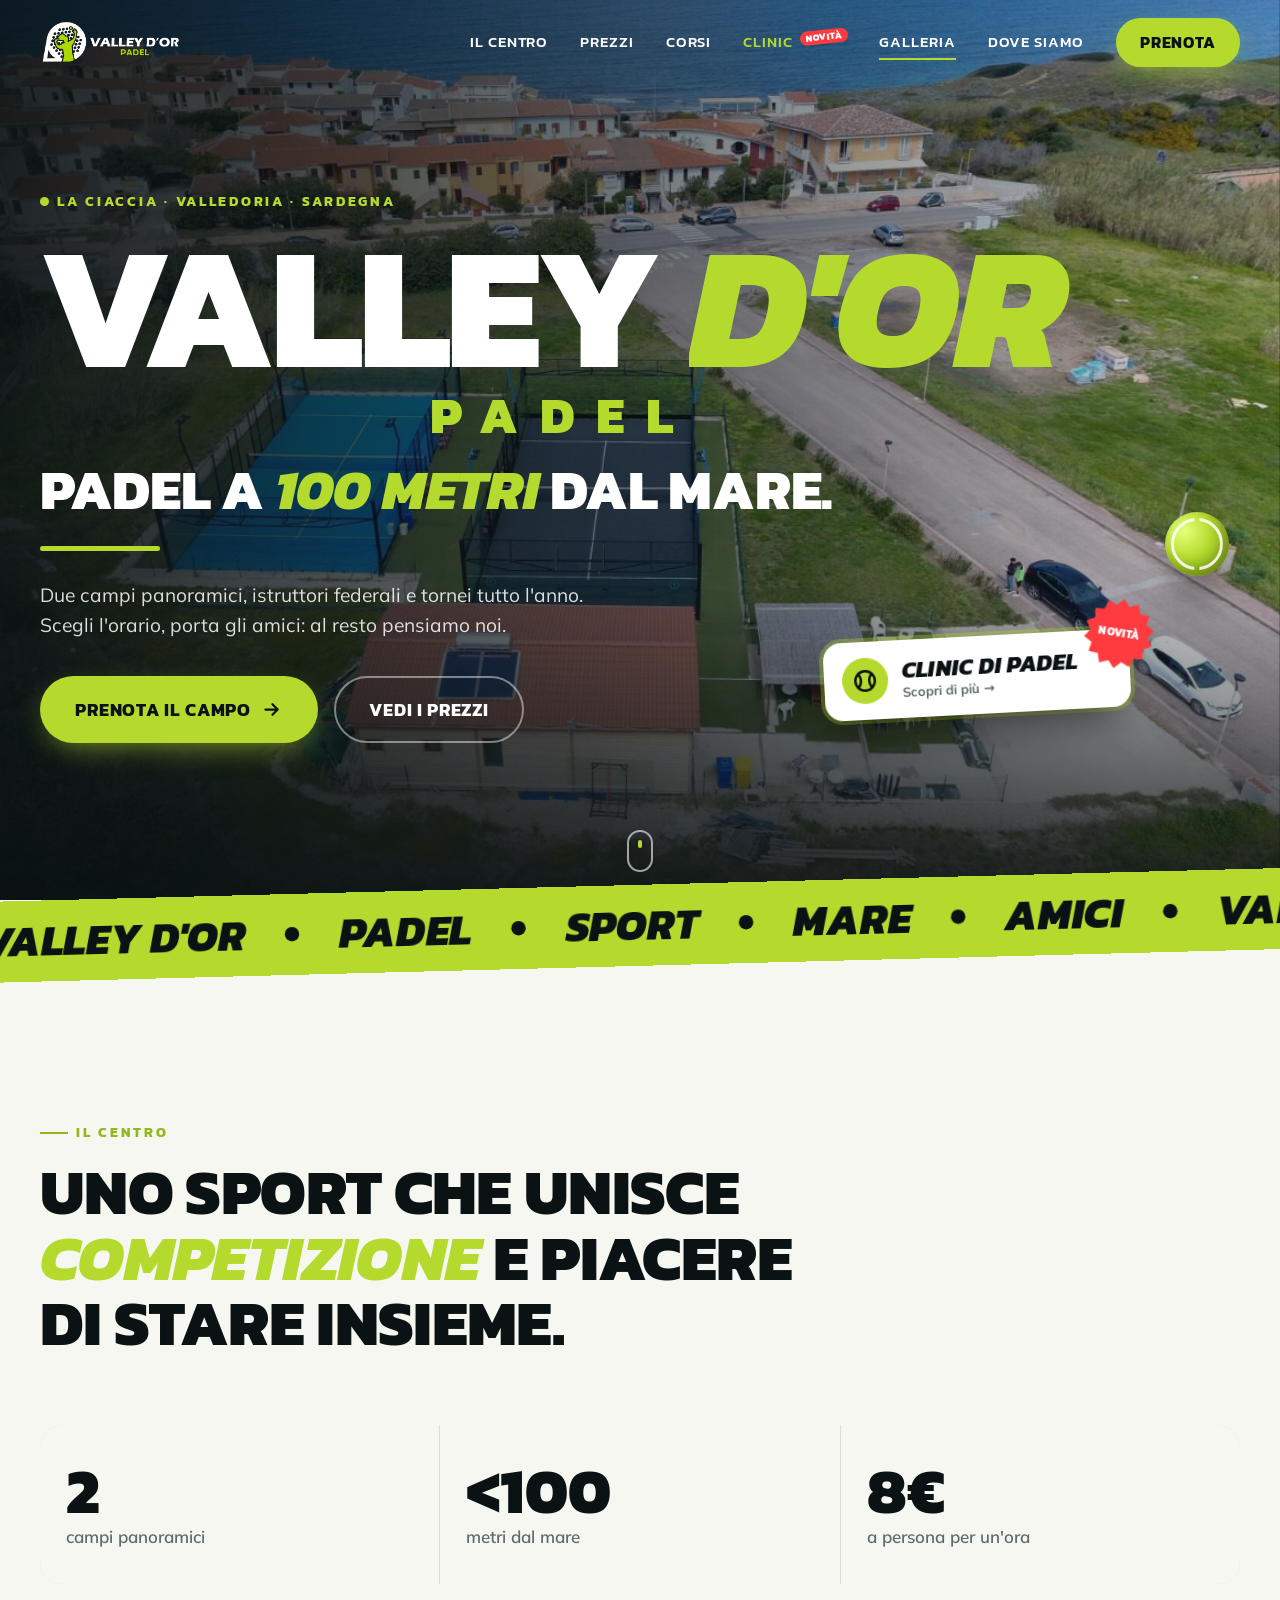
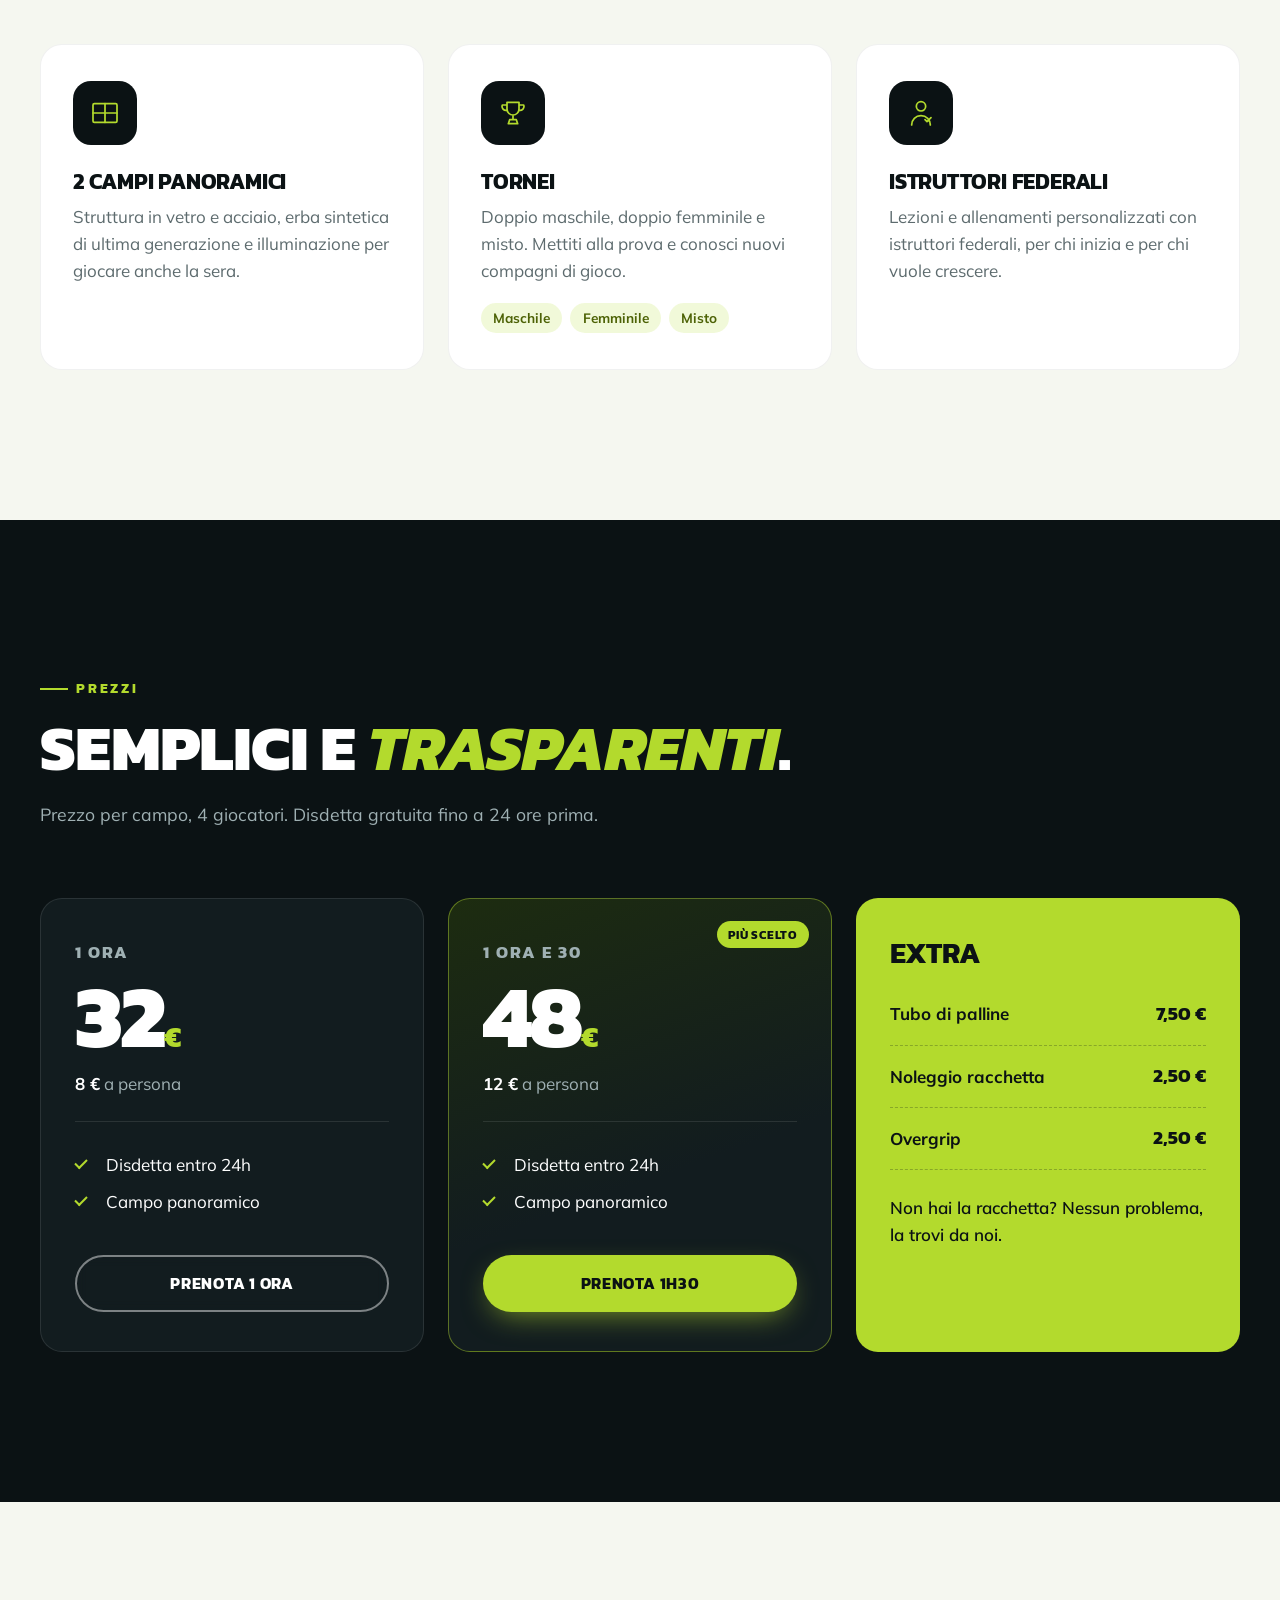
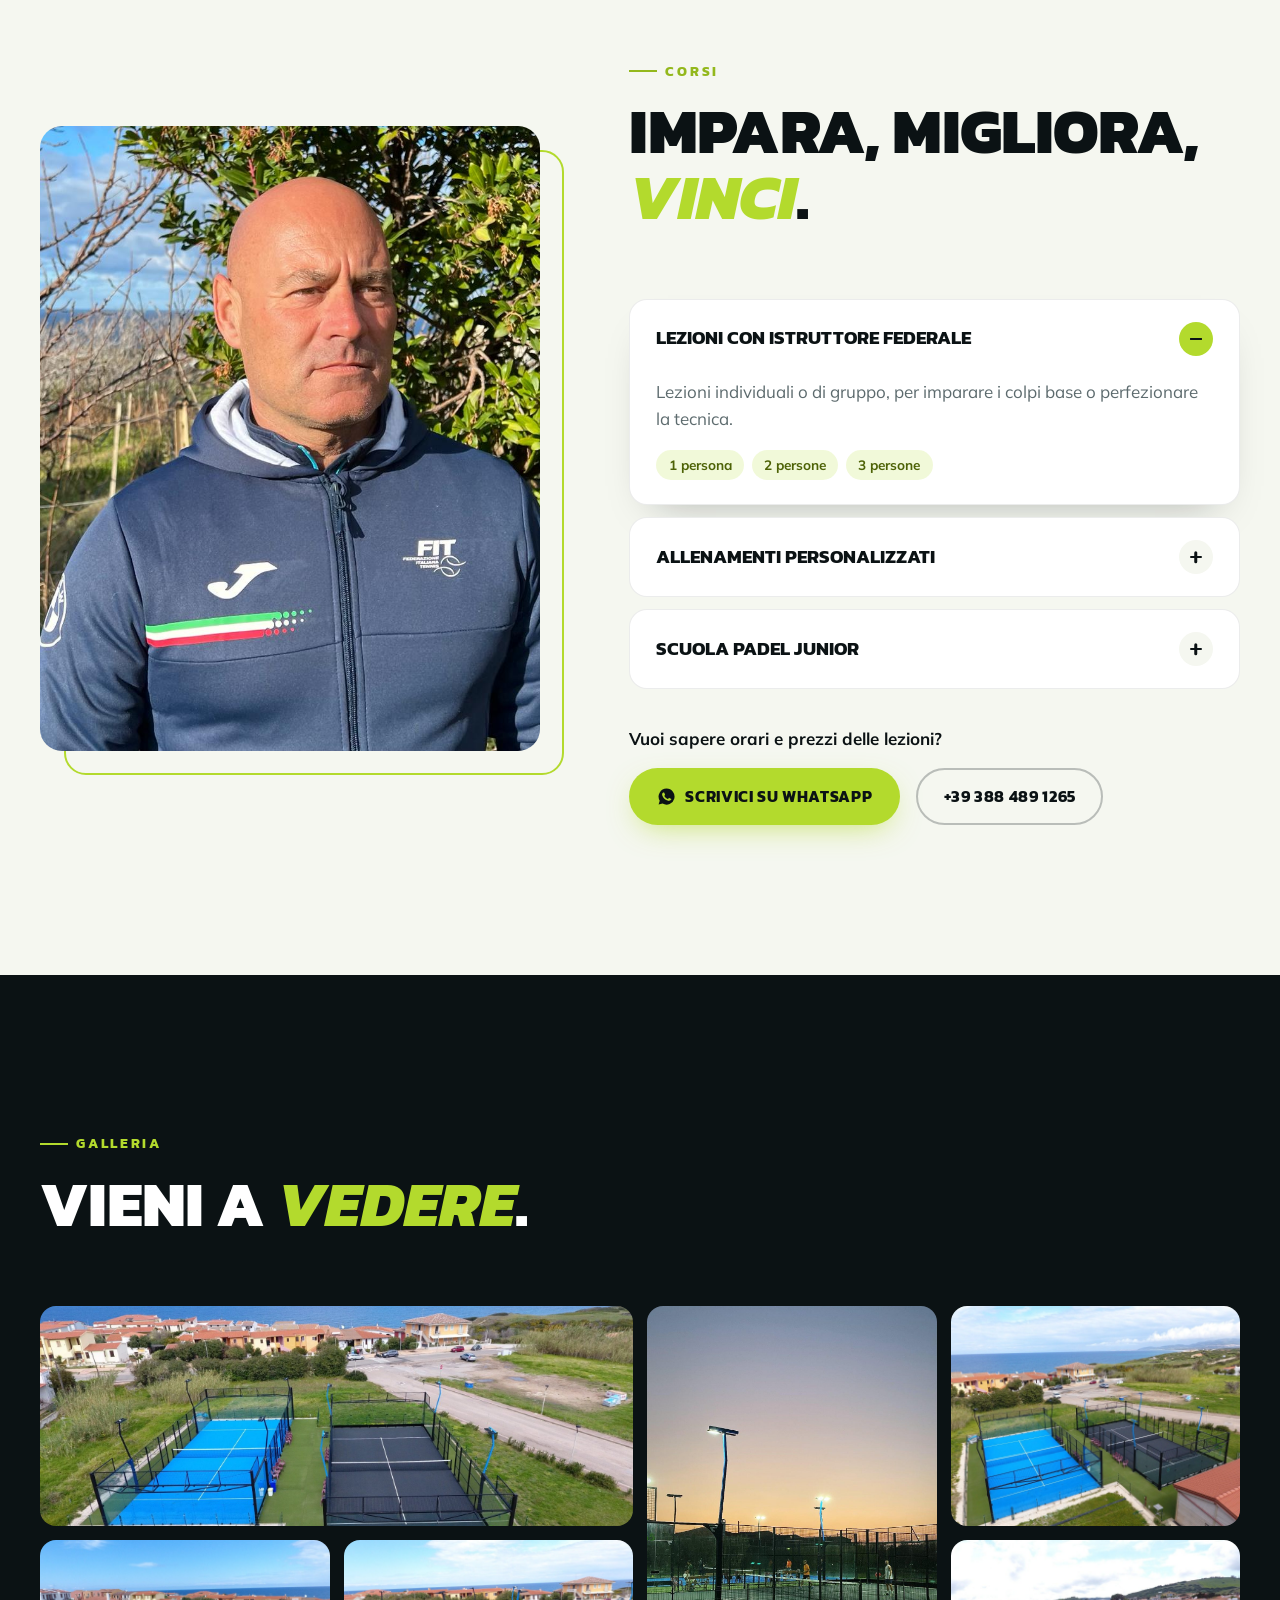
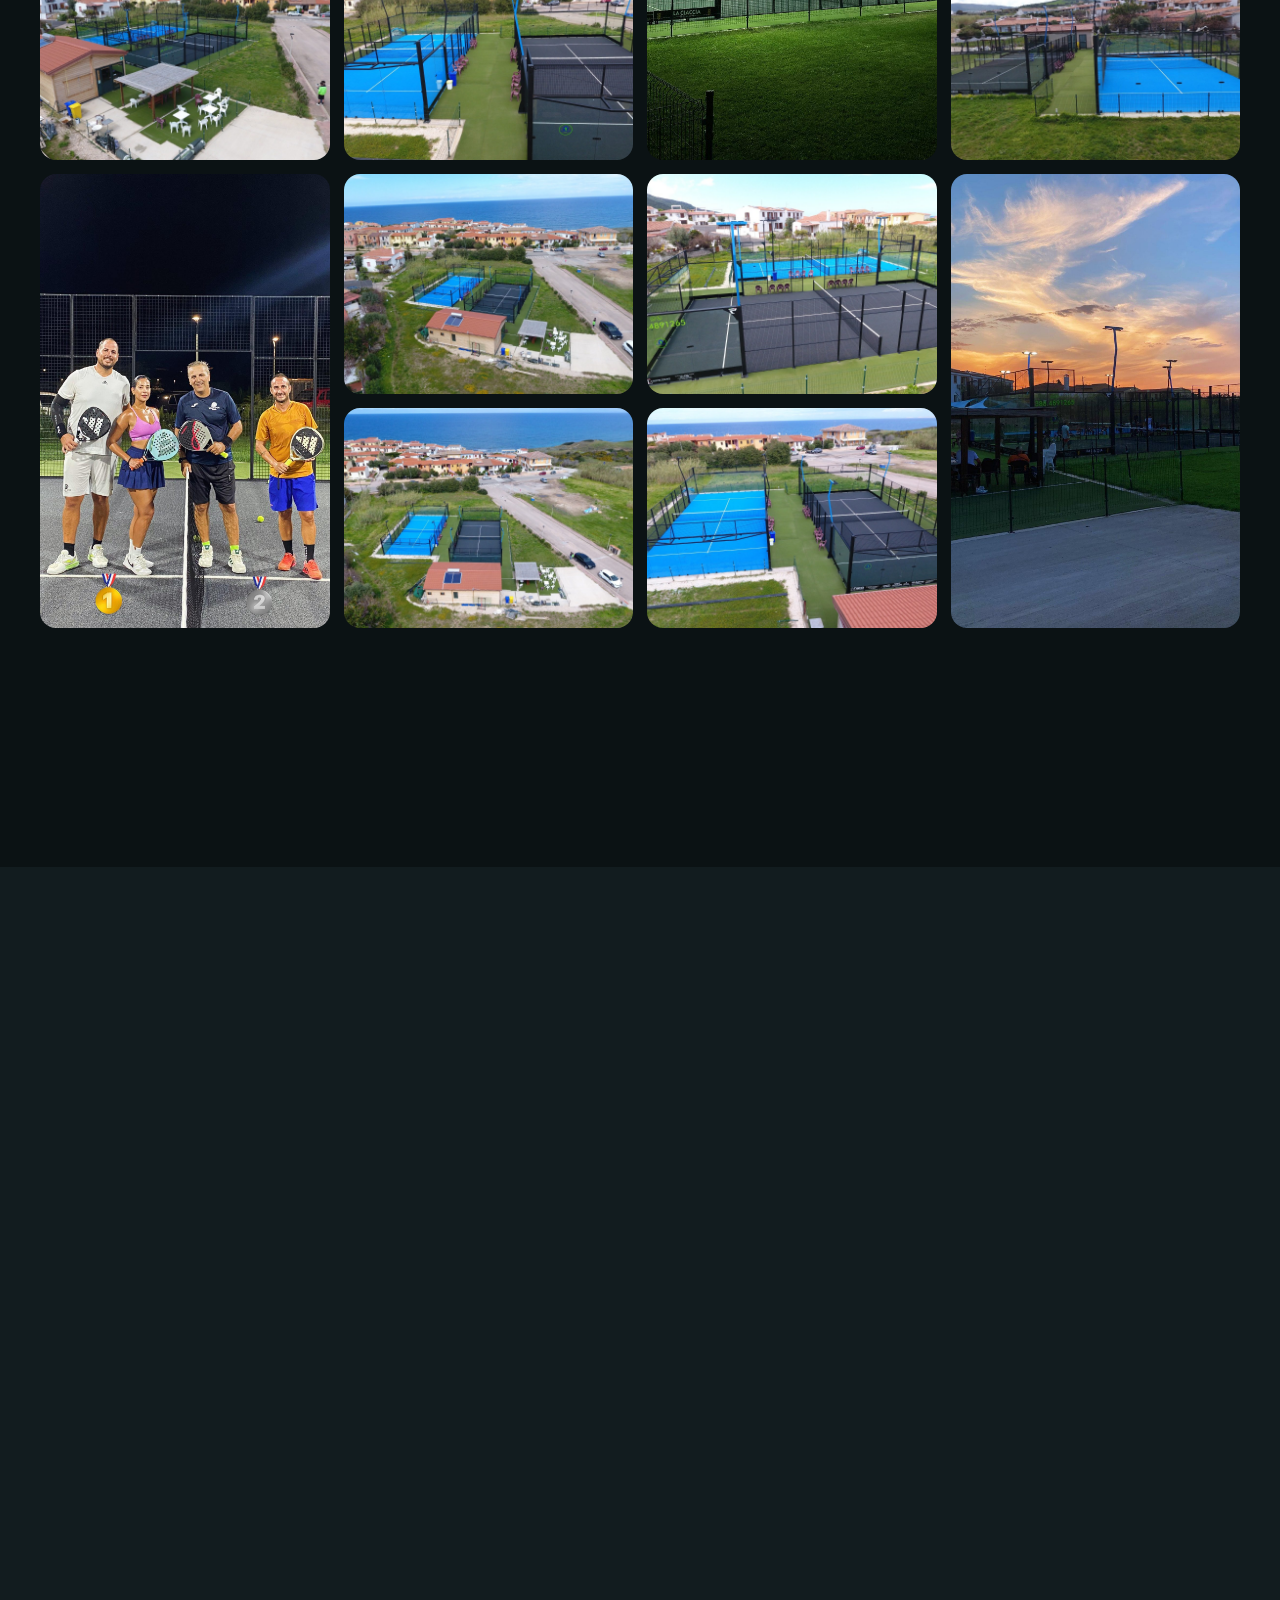
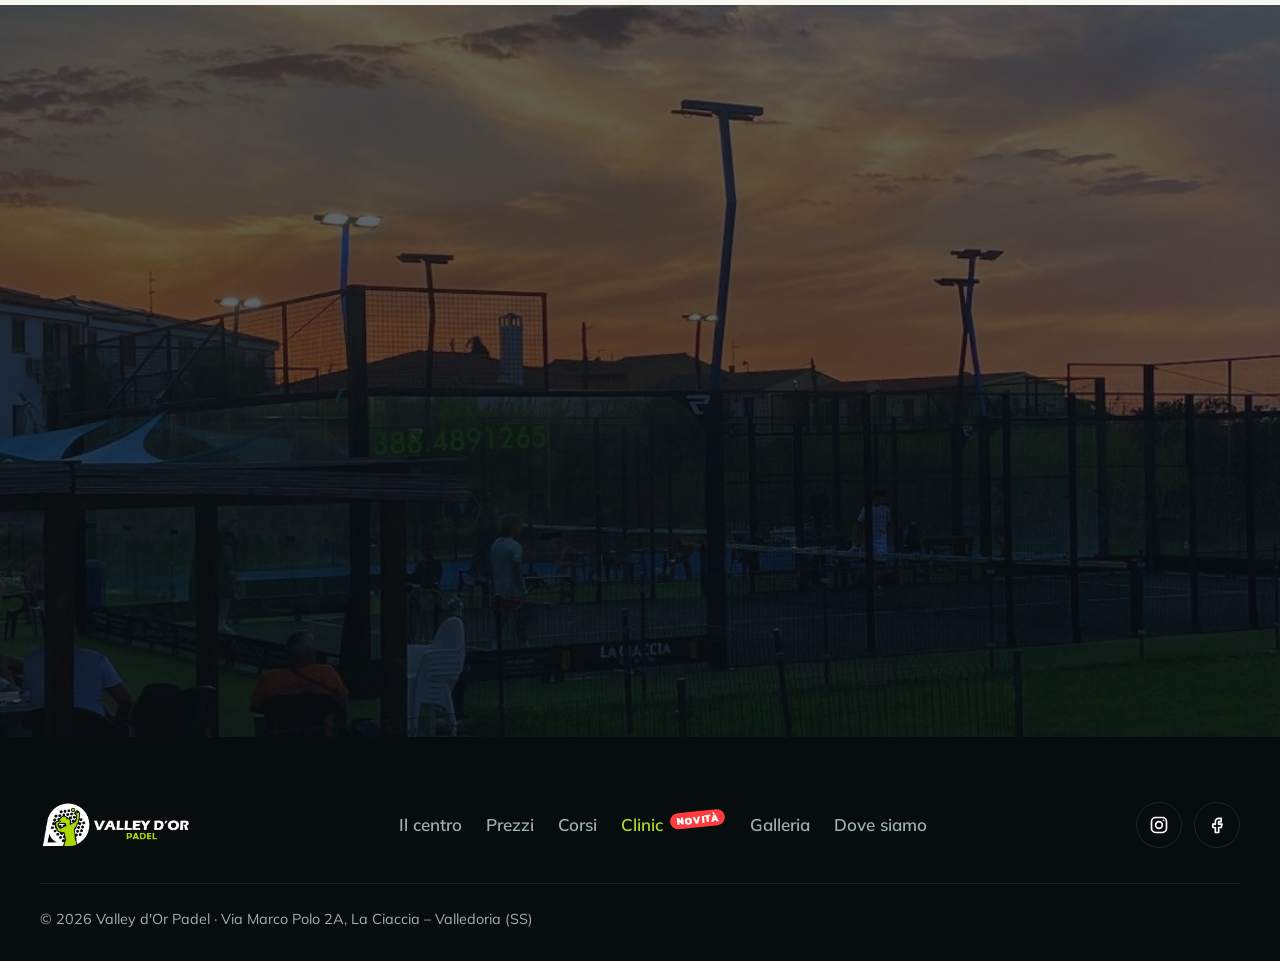
<file: index.html>
<!doctype html>
<html lang="it">
<head>
  <meta charset="utf-8">
  <meta name="viewport" content="width=device-width, initial-scale=1">
  <title>Valley d'Or Padel – Padel a 100 metri dal mare | Valledoria</title>
  <meta name="description" content="Valley d'Or Padel a La Ciaccia, Valledoria (SS): 2 campi panoramici a 100 metri dal mare, corsi con istruttori federali, tornei. Prenota su Playtomic.">
  <meta name="theme-color" content="#0b1214">
  <meta property="og:title" content="Valley d'Or Padel">
  <meta property="og:description" content="2 campi panoramici a 100 metri dal mare. Prenota il tuo campo su Playtomic.">
  <meta property="og:image" content="img/galleria/valleydor-padel-valledoria-vista-aerea-club-mare.jpg">
  <meta property="og:type" content="website">
  <link rel="icon" href="img/favicon.png">
  <link rel="preconnect" href="https://fonts.googleapis.com">
  <link rel="preconnect" href="https://fonts.gstatic.com" crossorigin>
  <link href="https://fonts.googleapis.com/css2?family=Kanit:ital,wght@0,500;0,700;0,800;1,700;1,800&family=Mulish:wght@400;600;700&display=swap" rel="stylesheet">
  <link rel="stylesheet" href="css/style.css">
  <script type="application/ld+json">
  {
    "@context": "https://schema.org",
    "@type": "SportsActivityLocation",
    "name": "Valley d'Or Padel",
    "image": "https://www.valleydor.it/img/galleria/valleydor-padel-valledoria-vista-aerea-club-mare.jpg",
    "telephone": "+393884891265",
    "email": "info@valleydor.it",
    "address": {
      "@type": "PostalAddress",
      "streetAddress": "Via Marco Polo 2A",
      "postalCode": "07039",
      "addressLocality": "La Ciaccia, Valledoria",
      "addressRegion": "SS",
      "addressCountry": "IT"
    },
    "geo": { "@type": "GeoCoordinates", "latitude": 40.9165323, "longitude": 8.7817742 },
    "openingHours": "Mo-Su 08:00-23:00",
    "sameAs": ["https://www.facebook.com/valleydorpadel", "https://www.instagram.com/valleydorpadel/"]
  }
  </script>
</head>
<body>

<!-- ============ HEADER ============ -->
<header class="header" id="top">
  <div class="header__inner wrap">
    <a href="#top" class="header__logo" aria-label="Valley d'Or Padel – torna all'inizio">
      <img src="img/logo.png" alt="Valley d'Or Padel" width="160" height="60">
    </a>
    <nav class="nav" id="nav" aria-label="Menu principale">
      <a href="#centro">Il centro</a>
      <a href="#prezzi">Prezzi</a>
      <a href="#corsi">Corsi</a>
      <a href="#clinic" class="nav__new" data-finestra="clinic" aria-haspopup="dialog">Clinic <span class="nav__bollino">Novità</span></a>
      <a href="#galleria">Galleria</a>
      <a href="#dove">Dove siamo</a>
      <a href="https://playtomic.io/tenant/d0b31b20-5115-4337-ac8f-0f835e87c6d9" class="btn btn--lime nav__cta" target="_blank" rel="noopener">Prenota</a>
    </nav>
    <button class="burger" id="burger" aria-label="Apri il menu" aria-expanded="false" aria-controls="nav">
      <span></span><span></span><span></span>
    </button>
  </div>
</header>

<main>

  <!-- ============ HERO ============ -->
  <section class="hero">
    <div class="hero__bg" data-parallax="0.25">
      <img src="img/galleria/valleydor-padel-valledoria-vista-aerea-club-mare.jpg" alt="Vista aerea del Valley d'Or Padel di Valledoria con il mare sullo sfondo">
    </div>
    <div class="hero__shade"></div>

    <div class="hero__content wrap">
      <p class="eyebrow hero__eyebrow"><span class="dot"></span> La Ciaccia · Valledoria · Sardegna</p>
      <h1 class="hero__title">
        <span class="hero__brand">
        <span class="hero__name">
          <span class="sr-only">Valley d'Or</span>
          <span class="w" aria-hidden="true"><span class="ch" style="--i:0;--k:-0.135em">V</span><span class="ch" style="--i:1">a</span><span class="ch" style="--i:2">l</span><span class="ch" style="--i:3">l</span><span class="ch" style="--i:4">e</span><span class="ch" style="--i:5">y</span></span>
          <span class="w w--or" aria-hidden="true"><span class="ch" style="--i:6">d</span><span class="ch" style="--i:7">'</span><span class="ch" style="--i:8">O</span><span class="ch" style="--i:9">r</span></span>
        </span>
        <span class="hero__padel">Padel</span>
        </span>
        <span class="hero__tag"><span class="line"><span>Padel a <em>100 metri</em> dal mare.</span></span></span>
      </h1>
      <p class="hero__lead">Due campi panoramici, istruttori federali e tornei tutto l'anno. Scegli l'orario, porta gli amici: al resto pensiamo noi.</p>
      <div class="hero__actions">
        <a href="https://playtomic.io/tenant/d0b31b20-5115-4337-ac8f-0f835e87c6d9" class="btn btn--lime btn--big" target="_blank" rel="noopener">
          Prenota il campo
          <svg viewBox="0 0 24 24" aria-hidden="true"><path d="M5 12h14M13 6l6 6-6 6"/></svg>
        </a>
        <a href="#prezzi" class="btn btn--ghost btn--big">Vedi i prezzi</a>
      </div>

      <a href="https://wa.me/393884891265?text=Ciao%2C%20vorrei%20informazioni%20su%3A%20Clinic%20di%20padel" class="promo" target="_blank" rel="noopener" data-finestra="clinic" aria-haspopup="dialog">
        <span class="promo__tag"><span>Novità</span></span>
        <span class="promo__icon" aria-hidden="true">
          <svg viewBox="0 0 24 24"><circle cx="12" cy="12" r="9" /><path d="M5.6 5.7c3.4 3.2 3.4 9.4 0 12.6M18.4 5.7c-3.4 3.2-3.4 9.4 0 12.6" /></svg>
        </span>
        <span class="promo__txt">
          <strong>Clinic di padel</strong>
          <small>Scopri di più →</small>
        </span>
      </a>
    </div>

    <div class="ball" aria-hidden="true"></div>

    <a href="#centro" class="scroll-hint" aria-label="Scorri verso il basso"><span></span></a>
  </section>

  <!-- ============ MARQUEE ============ -->
  <div class="marquee" aria-hidden="true">
    <div class="marquee__track">
      <span>Valley d'Or</span><i></i><span>Padel</span><i></i><span>Sport</span><i></i><span>Mare</span><i></i><span>Amici</span><i></i>
      <span>Valley d'Or</span><i></i><span>Padel</span><i></i><span>Sport</span><i></i><span>Mare</span><i></i><span>Amici</span><i></i>
    </div>
  </div>

  <!-- ============ IL CENTRO ============ -->
  <section class="section" id="centro">
    <div class="wrap">
      <div class="section__head reveal">
        <p class="eyebrow">Il centro</p>
        <h2>Uno sport che unisce <em>competizione</em> e piacere di stare insieme.</h2>
      </div>

      <div class="stats">
        <div class="stat reveal"><strong data-count="2">0</strong><span>campi panoramici</span></div>
        <div class="stat reveal"><strong data-count="100" data-prefix="&lt;">0</strong><span>metri dal mare</span></div>
        <div class="stat reveal"><strong data-count="8" data-suffix="€">0</strong><span>a persona per un'ora</span></div>
      </div>

      <div class="features">
        <article class="feature reveal">
          <div class="feature__icon">
            <svg viewBox="0 0 48 48" aria-hidden="true"><rect x="6" y="10" width="36" height="28" rx="2"/><path d="M24 10v28M6 24h36"/></svg>
          </div>
          <h3>2 campi panoramici</h3>
          <p>Struttura in vetro e acciaio, erba sintetica di ultima generazione e illuminazione per giocare anche la sera.</p>
        </article>
        <article class="feature reveal">
          <div class="feature__icon">
            <svg viewBox="0 0 48 48" aria-hidden="true"><path d="M15 8h18v10a9 9 0 0 1-18 0zM15 12H8a6 6 0 0 0 7 8M33 12h7a6 6 0 0 1-7 8M24 27v7M17 40h14l-2-6H19z"/></svg>
          </div>
          <h3>Tornei</h3>
          <p>Doppio maschile, doppio femminile e misto. Mettiti alla prova e conosci nuovi compagni di gioco.</p>
          <ul class="tags"><li>Maschile</li><li>Femminile</li><li>Misto</li></ul>
        </article>
        <article class="feature reveal">
          <div class="feature__icon">
            <svg viewBox="0 0 48 48" aria-hidden="true"><circle cx="24" cy="14" r="7"/><path d="M10 42c0-8 6-14 14-14s14 6 14 14M30 34l3 3 6-6"/></svg>
          </div>
          <h3>Istruttori federali</h3>
          <p>Lezioni e allenamenti personalizzati con istruttori federali, per chi inizia e per chi vuole crescere.</p>
        </article>
      </div>
    </div>
  </section>

  <!-- ============ PREZZI ============ -->
  <section class="section section--dark" id="prezzi">
    <div class="wrap">
      <div class="section__head reveal">
        <p class="eyebrow">Prezzi</p>
        <h2>Semplici e <em>trasparenti</em>.</h2>
        <p class="section__sub">Prezzo per campo, 4 giocatori. Disdetta gratuita fino a 24 ore prima.</p>
      </div>

      <div class="prices">
        <article class="price reveal" data-tilt>
          <p class="price__time">1 ora</p>
          <p class="price__amount"><span>32</span>€</p>
          <p class="price__per"><strong>8 €</strong> a persona</p>
          <ul class="price__list">
            <li>Disdetta entro 24h</li>
            <li>Campo panoramico</li>
          </ul>
          <a href="https://playtomic.io/tenant/d0b31b20-5115-4337-ac8f-0f835e87c6d9" class="btn btn--ghost" target="_blank" rel="noopener">Prenota 1 ora</a>
        </article>

        <article class="price price--hot reveal" data-tilt>
          <span class="price__badge">Più scelto</span>
          <p class="price__time">1 ora e 30</p>
          <p class="price__amount"><span>48</span>€</p>
          <p class="price__per"><strong>12 €</strong> a persona</p>
          <ul class="price__list">
            <li>Disdetta entro 24h</li>
            <li>Campo panoramico</li>
          </ul>
          <a href="https://playtomic.io/tenant/d0b31b20-5115-4337-ac8f-0f835e87c6d9" class="btn btn--lime" target="_blank" rel="noopener">Prenota 1h30</a>
        </article>

        <div class="extras reveal">
          <h3>Extra</h3>
          <ul>
            <li><span>Tubo di palline</span><b>7,50 €</b></li>
            <li><span>Noleggio racchetta</span><b>2,50 €</b></li>
            <li><span>Overgrip</span><b>2,50 €</b></li>
          </ul>
          <p class="extras__note">Non hai la racchetta? Nessun problema, la trovi da noi.</p>
        </div>
      </div>
    </div>
  </section>

  <!-- ============ CORSI ============ -->
  <section class="section" id="corsi">
    <div class="wrap corsi">
      <div class="corsi__media reveal">
        <img src="img/corsi.jpg" alt="Istruttore federale Valley d'Or" loading="lazy">
      </div>

      <div class="corsi__body">
        <div class="section__head reveal">
          <p class="eyebrow">Corsi</p>
          <h2>Impara, migliora, <em>vinci</em>.</h2>
        </div>

        <div class="accordion">
          <details class="acc reveal" open>
            <summary><span>Lezioni con istruttore federale</span><i></i></summary>
            <div class="acc__body">
              <p>Lezioni individuali o di gruppo, per imparare i colpi base o perfezionare la tecnica.</p>
              <ul class="tags"><li>1 persona</li><li>2 persone</li><li>3 persone</li></ul>
            </div>
          </details>
          <details class="acc reveal">
            <summary><span>Allenamenti personalizzati</span><i></i></summary>
            <div class="acc__body">
              <p>Programmi su misura per atleti singoli o coppie che preparano tornei e competizioni.</p>
              <ul class="tags"><li>1 persona</li><li>2 persone</li></ul>
            </div>
          </details>
          <details class="acc reveal">
            <summary><span>Scuola padel junior</span><i></i></summary>
            <div class="acc__body">
              <p>Il padel per i più giovani: otto lezioni al mese con istruttore federale.</p>
              <p class="acc__price"><b>100 €</b> / mese · 8 lezioni</p>
            </div>
          </details>
        </div>

        <div class="corsi__cta reveal">
          <p>Vuoi sapere orari e prezzi delle lezioni?</p>
          <div class="hero__actions">
            <a href="https://wa.me/393884891265?text=Ciao%2C%20vorrei%20informazioni%20sui%20corsi%20di%20padel" class="btn btn--lime" target="_blank" rel="noopener">
              <svg viewBox="0 0 24 24" aria-hidden="true" class="ico-fill"><path d="M12 2a10 10 0 0 0-8.6 15.1L2 22l5-1.3A10 10 0 1 0 12 2zm5.3 14.1c-.2.6-1.3 1.2-1.8 1.2-.5.1-1 .2-3.3-.7-2.8-1.1-4.5-4-4.7-4.2-.1-.2-1.1-1.5-1.1-2.9s.7-2 1-2.3c.2-.3.5-.3.7-.3h.5c.2 0 .4 0 .6.5l.8 2c.1.2.1.3 0 .5l-.3.5-.4.4c-.1.2-.3.3-.1.6.2.3.8 1.3 1.7 2.1 1.1 1 2.1 1.3 2.4 1.5.3.1.5.1.6-.1l.9-1.1c.2-.3.4-.2.6-.1l1.9.9c.3.1.5.2.5.3.1.2.1.7-.1 1.2z"/></svg>
              Scrivici su WhatsApp
            </a>
            <a href="tel:+393884891265" class="btn btn--ghost-dark">+39 388 489 1265</a>
          </div>
        </div>
      </div>
    </div>
  </section>

  <!-- ============ GALLERIA ============ -->
  <section class="section section--dark" id="galleria">
    <div class="wrap">
      <div class="section__head reveal">
        <p class="eyebrow">Galleria</p>
        <h2>Vieni a <em>vedere</em>.</h2>
      </div>

      <div class="gallery">
																				<a href="img/galleria/valleydor-padel-valledoria-campi-padel-sardegna-mare.jpg" class="gallery__item gallery__item--wide reveal" data-tipo="foto" data-alt="Due campi da padel affiancati con vista sul mare della Sardegna a Valledoria">
															<img src="img/galleria/valleydor-padel-valledoria-campi-padel-sardegna-mare.jpg" alt="Due campi da padel affiancati con vista sul mare della Sardegna a Valledoria" loading="lazy">
													</a>
																									<a href="img/galleria/valleydor-padel-valledoria-campi-illuminati-tramonto.jpg" class="gallery__item gallery__item--tall reveal" data-tipo="foto" data-alt="Campi da padel illuminati al tramonto al Valley d&#039;Or Padel di Valledoria">
															<img src="img/galleria/valleydor-padel-valledoria-campi-illuminati-tramonto.jpg" alt="Campi da padel illuminati al tramonto al Valley d&#039;Or Padel di Valledoria" loading="lazy">
													</a>
																									<a href="img/galleria/valleydor-padel-valledoria-campo-padel-blu-vista-mare.jpg" class="gallery__item  reveal" data-tipo="foto" data-alt="Campo da padel blu con vista mare al Valley d&#039;Or Padel di Valledoria, Sardegna">
															<img src="img/galleria/valleydor-padel-valledoria-campo-padel-blu-vista-mare.jpg" alt="Campo da padel blu con vista mare al Valley d&#039;Or Padel di Valledoria, Sardegna" loading="lazy">
													</a>
																									<a href="img/galleria/valleydor-padel-valledoria-club-house-dehors.jpg" class="gallery__item  reveal" data-tipo="foto" data-alt="Club house con dehors all&#039;aperto e campi da padel del Valley d&#039;Or Padel, Valledoria">
															<img src="img/galleria/valleydor-padel-valledoria-club-house-dehors.jpg" alt="Club house con dehors all&#039;aperto e campi da padel del Valley d&#039;Or Padel, Valledoria" loading="lazy">
													</a>
																									<a href="img/galleria/valleydor-padel-valledoria-due-campi-padel-panoramici.jpg" class="gallery__item  reveal" data-tipo="foto" data-alt="Due campi da padel panoramici con vetrate al Valley d&#039;Or Padel, Valledoria">
															<img src="img/galleria/valleydor-padel-valledoria-due-campi-padel-panoramici.jpg" alt="Due campi da padel panoramici con vetrate al Valley d&#039;Or Padel, Valledoria" loading="lazy">
													</a>
																									<a href="img/galleria/valleydor-padel-valledoria-campo-blu-campo-nero.jpg" class="gallery__item  reveal" data-tipo="foto" data-alt="Campo da padel blu e campo nero affiancati al Valley d&#039;Or Padel di Valledoria">
															<img src="img/galleria/valleydor-padel-valledoria-campo-blu-campo-nero.jpg" alt="Campo da padel blu e campo nero affiancati al Valley d&#039;Or Padel di Valledoria" loading="lazy">
													</a>
																									<a href="img/galleria/valleydor-padel-valledoria-torneo-premiazione-doppio-misto.jpg" class="gallery__item gallery__item--tall reveal" data-tipo="foto" data-alt="Premiazione del torneo di padel doppio misto al Valley d&#039;Or Padel di Valledoria">
															<img src="img/galleria/valleydor-padel-valledoria-torneo-premiazione-doppio-misto.jpg" alt="Premiazione del torneo di padel doppio misto al Valley d&#039;Or Padel di Valledoria" loading="lazy">
													</a>
																									<a href="img/galleria/valleydor-padel-valledoria-panoramica-club-sul-mare.jpg" class="gallery__item  reveal" data-tipo="foto" data-alt="Panoramica del circolo Valley d&#039;Or Padel di Valledoria affacciato sul mare">
															<img src="img/galleria/valleydor-padel-valledoria-panoramica-club-sul-mare.jpg" alt="Panoramica del circolo Valley d&#039;Or Padel di Valledoria affacciato sul mare" loading="lazy">
													</a>
																									<a href="img/galleria/valleydor-padel-valledoria-campo-padel-nero.jpg" class="gallery__item  reveal" data-tipo="foto" data-alt="Campo da padel nero in primo piano e campo blu sullo sfondo, Valley d&#039;Or Padel Valledoria">
															<img src="img/galleria/valleydor-padel-valledoria-campo-padel-nero.jpg" alt="Campo da padel nero in primo piano e campo blu sullo sfondo, Valley d&#039;Or Padel Valledoria" loading="lazy">
													</a>
																									<a href="img/galleria/valleydor-padel-valledoria-tramonto-sardegna.jpg" class="gallery__item gallery__item--tall reveal" data-tipo="foto" data-alt="Tramonto sui campi da padel del Valley d&#039;Or Padel a Valledoria, Sardegna">
															<img src="img/galleria/valleydor-padel-valledoria-tramonto-sardegna.jpg" alt="Tramonto sui campi da padel del Valley d&#039;Or Padel a Valledoria, Sardegna" loading="lazy">
													</a>
																									<a href="img/galleria/valleydor-padel-valledoria-vista-aerea-club-mare.jpg" class="gallery__item  reveal" data-tipo="foto" data-alt="Vista aerea del Valley d&#039;Or Padel di Valledoria con il mare sullo sfondo">
															<img src="img/galleria/valleydor-padel-valledoria-vista-aerea-club-mare.jpg" alt="Vista aerea del Valley d&#039;Or Padel di Valledoria con il mare sullo sfondo" loading="lazy">
													</a>
																									<a href="img/galleria/valleydor-padel-valledoria-campi-padel-vista-aerea.jpg" class="gallery__item  reveal" data-tipo="foto" data-alt="Vista aerea dei due campi da padel del Valley d&#039;Or Padel a Valledoria, con il paese sullo sfondo">
															<img src="img/galleria/valleydor-padel-valledoria-campi-padel-vista-aerea.jpg" alt="Vista aerea dei due campi da padel del Valley d&#039;Or Padel a Valledoria, con il paese sullo sfondo" loading="lazy">
													</a>
																									<a href="img/galleria/valleydor-padel-valledoria-torneo-premiazione-doppio-maschile.jpg" class="gallery__item gallery__item--extra" data-tipo="foto" data-alt="Premiazione del torneo di padel doppio maschile al Valley d&#039;Or Padel di Valledoria" hidden></a>
																									<a href="img/galleria/valleydor-padel-valledoria-campi-e-club-house.jpg" class="gallery__item gallery__item--extra" data-tipo="foto" data-alt="Campi da padel e club house del Valley d&#039;Or Padel a Valledoria, Sardegna" hidden></a>
																									<a href="img/galleria/valleydor-padel-valledoria-campi-padel-vicino-al-mare.jpg" class="gallery__item gallery__item--extra" data-tipo="foto" data-alt="Campi da padel immersi nel verde con il mare all&#039;orizzonte a Valledoria" hidden></a>
																									<a href="img/galleria/valleydor-padel-valledoria-campi-padel-dall-alto.jpg" class="gallery__item gallery__item--extra" data-tipo="foto" data-alt="Campi da padel nero e blu ripresi dall&#039;alto al Valley d&#039;Or Padel di Valledoria" hidden></a>
																									<a href="img/galleria/valleydor-padel-valledoria-campi-padel-foto-drone.jpg" class="gallery__item gallery__item--extra" data-tipo="foto" data-alt="Foto con drone dall&#039;alto dei campi da padel e della club house a Valledoria" hidden></a>
																									<a href="img/galleria/valleydor-padel-valledoria-campo-padel-e-club-house.jpg" class="gallery__item gallery__item--extra" data-tipo="foto" data-alt="Club house e campo da padel nero del Valley d&#039;Or Padel a Valledoria" hidden></a>
																									<a href="img/galleria/valleydor-padel-valledoria-campi-padel-all-aperto.jpg" class="gallery__item gallery__item--extra" data-tipo="foto" data-alt="Due campi da padel all&#039;aperto del Valley d&#039;Or Padel a Valledoria" hidden></a>
																									<a href="img/notte-2.jpg" class="gallery__item gallery__item--extra" data-tipo="foto" data-alt="I campi del Valley d&#039;Or visti dal drone" hidden></a>
																									<a href="img/campo-1.jpg" class="gallery__item gallery__item--extra" data-tipo="foto" data-alt="Partita al tramonto" hidden></a>
																									<a href="img/torneo-1.jpg" class="gallery__item gallery__item--extra" data-tipo="foto" data-alt="Campo panoramico in vetro del Valley d&#039;Or" hidden></a>
																									<a href="img/torneo-2.jpg" class="gallery__item gallery__item--extra" data-tipo="foto" data-alt="Il centro Valley d&#039;Or" hidden></a>
																									<a href="img/foto-6.jpg" class="gallery__item gallery__item--extra" data-tipo="foto" data-alt="Il centro Valley d&#039;Or" hidden></a>
																									<a href="img/campo-2.jpg" class="gallery__item gallery__item--extra" data-tipo="foto" data-alt="Il centro Valley d&#039;Or" hidden></a>
																									<a href="img/foto-3.jpg" class="gallery__item gallery__item--extra" data-tipo="foto" data-alt="Il centro Valley d&#039;Or" hidden></a>
																									<a href="img/foto-4.jpg" class="gallery__item gallery__item--extra" data-tipo="foto" data-alt="Il centro Valley d&#039;Or" hidden></a>
																									<a href="img/foto-5.jpg" class="gallery__item gallery__item--extra" data-tipo="foto" data-alt="Vista aerea del centro e del mare" hidden></a>
												</div>

											<p class="gallery__more reveal">
					<button type="button" class="btn btn--ghost-dark" data-open-gallery="12">Vedi tutte: 28 foto</button>
				</p>    </div>
  </section>

  <!-- ============ SPONSOR ============ -->
  <section class="sponsors" id="sponsor" aria-labelledby="sponsor-title">
		<div class="wrap">
			<div class="section__head section__head--center reveal">
				<p class="eyebrow eyebrow--center">I nostri sponsor</p>
				<h2 id="sponsor-title">Grazie a chi <em>gioca</em> con noi.</h2>
			</div>
			<ul class="sponsors__list">
														<li class="sponsor reveal">
													<img src="img/sponsor-5.jpg" alt="CL Costruzioni" loading="lazy">
											</li>
														<li class="sponsor reveal">
													<img src="img/sponsor-6.jpg" alt="Homes in Sardinia – vendite immobiliari" loading="lazy">
											</li>
														<li class="sponsor reveal">
													<img src="img/sponsor-7.jpg" alt="Gomme &amp; Service – Centro revisioni Pala" loading="lazy">
											</li>
														<li class="sponsor reveal">
													<img src="img/sponsor-9.jpg" alt="Tenda System – living outdoor design" loading="lazy">
											</li>
														<li class="sponsor reveal">
													<img src="img/sponsor-11.jpg" alt="Ital Home – gruppo agenzie immobiliari" loading="lazy">
											</li>
														<li class="sponsor reveal">
													<img src="img/sponsor-12.jpg" alt="HB Agency – advertising solution" loading="lazy">
											</li>
							</ul>
		</div>
	</section>

  <!-- ============ DOVE SIAMO ============ -->
  <section class="section" id="dove">
    <div class="wrap dove">
      <div class="dove__info">
        <div class="section__head reveal">
          <p class="eyebrow">Dove siamo</p>
          <h2>Ti aspettiamo a <em>La Ciaccia</em>.</h2>
        </div>

        <ul class="contacts reveal">
          <li>
            <svg viewBox="0 0 24 24" aria-hidden="true"><path d="M12 22s7-6.2 7-12a7 7 0 0 0-14 0c0 5.8 7 12 7 12z"/><circle cx="12" cy="10" r="2.5"/></svg>
            <div><small>Indirizzo</small>Via Marco Polo 2A, 07039 La Ciaccia – Valledoria (SS)</div>
          </li>
          <li>
            <svg viewBox="0 0 24 24" aria-hidden="true"><circle cx="12" cy="12" r="9"/><path d="M12 7v5l3 2"/></svg>
            <div><small>Orari</small>Tutti i giorni, dalle 8:00 alle 23:00</div>
          </li>
          <li>
            <svg viewBox="0 0 24 24" aria-hidden="true"><path d="M5 4h4l2 5-2.5 1.5a11 11 0 0 0 5 5L15 13l5 2v4a2 2 0 0 1-2 2A16 16 0 0 1 3 6a2 2 0 0 1 2-2"/></svg>
            <div><small>Telefono</small><a href="tel:+393884891265">+39 388 489 1265</a></div>
          </li>
          <li>
            <svg viewBox="0 0 24 24" aria-hidden="true"><rect x="3" y="5" width="18" height="14" rx="2"/><path d="m3 7 9 6 9-6"/></svg>
            <div><small>Email</small><a href="mailto:info@valleydor.it">info@valleydor.it</a></div>
          </li>
        </ul>

        <div class="hero__actions reveal">
          <a href="https://www.google.com/maps/dir/?api=1&amp;destination=40.9165323,8.7817742" class="btn btn--lime" target="_blank" rel="noopener">Indicazioni stradali</a>
          <a href="https://wa.me/393884891265" class="btn btn--ghost-dark" target="_blank" rel="noopener">WhatsApp</a>
        </div>
      </div>

      <div class="dove__map reveal">
        <iframe title="Mappa di Valley d'Or Padel"
          src="https://maps.google.com/maps?q=40.9165323,8.7817742&amp;z=16&amp;output=embed"
          loading="lazy" referrerpolicy="no-referrer-when-downgrade"></iframe>
      </div>
    </div>
  </section>

  <!-- ============ CTA FINALE ============ -->
  <section class="cta">
    <div class="cta__bg" data-parallax="0.15"><img src="img/galleria/valleydor-padel-valledoria-tramonto-sardegna.jpg" alt="" loading="lazy"></div>
    <div class="wrap cta__inner reveal">
      <h2>Pronto a scendere <em>in campo</em>?</h2>
      <p>Prenota in pochi secondi con l'app Playtomic.</p>
      <a href="https://playtomic.io/tenant/d0b31b20-5115-4337-ac8f-0f835e87c6d9" class="btn btn--lime btn--big" target="_blank" rel="noopener">
        Prenota ora
        <svg viewBox="0 0 24 24" aria-hidden="true"><path d="M5 12h14M13 6l6 6-6 6"/></svg>
      </a>
    </div>
  </section>

</main>

<!-- Finestra della novità: Padel Clinic (copia di valleydor-padel/parti/clinic.php) -->
<dialog class="clinic" id="clinic" aria-labelledby="clinic-titolo">
	<div class="clinic__box">
		<button type="button" class="clinic__close" data-chiudi aria-label="Chiudi">×</button>

		<header class="clinic__head" style="--foto: url('../img/galleria/valleydor-padel-valledoria-campi-illuminati-tramonto.jpg')">
							<span class="clinic__bollino">Novità</span>
						<p class="eyebrow">Valley d'Or · Padel</p>
			<h2 id="clinic-titolo">Padel Clinic</h2>
			<p class="clinic__slogan">Vivi il padel, migliora il tuo gioco.</p>
		</header>

		<div class="clinic__body">
			<p class="clinic__intro">Una vacanza di padel in Sardegna, a 100 metri dal mare, pensata per chi arriva da fuori: tu porti la voglia di giocare, al resto pensiamo noi. Tecnica, tattica e tanta pratica in campo, seguiti passo passo da un istruttore federale, per tornare a casa con un gioco nuovo.</p>

			<ul class="clinic__numeri">
				<li><strong>4–7</strong><span>giorni di clinic</span></li>
				<li><strong>4h</strong><span>di padel al giorno</span></li>
				<li><strong>100 m</strong><span>dal mare</span></li>
			</ul>

			<section class="clinic__sez">
				<h3>La giornata tipo</h3>
				<div class="clinic__giornata">
					<div class="clinic__fase">
						<span class="clinic__ico" aria-hidden="true"><svg viewBox="0 0 24 24"><circle cx="12" cy="12" r="4"/><path d="M12 2v2M12 20v2M4.9 4.9l1.4 1.4M17.7 17.7l1.4 1.4M2 12h2M20 12h2M4.9 19.1l1.4-1.4M17.7 6.3l1.4-1.4"/></svg></span>
						<div><b>Mattina</b><span>2 ore in campo: tecnica e colpi</span></div>
					</div>
					<div class="clinic__fase clinic__fase--sera">
						<span class="clinic__ico" aria-hidden="true"><svg viewBox="0 0 24 24"><path d="M20 14.5A8 8 0 1 1 9.5 4a6.5 6.5 0 0 0 10.5 10.5z"/></svg></span>
						<div><b>Sera</b><span>2 ore in campo: tattica e gioco</span></div>
					</div>
				</div>
			</section>

							<section class="clinic__sez">
					<h3>Quando</h3>
					<ul class="clinic__mesi">
													<li>Maggio</li>
													<li>Giugno</li>
													<li>Settembre</li>
													<li>Ottobre</li>
											</ul>
				</section>
			
			<section class="clinic__sez clinic__offerta">
				<div class="clinic__prezzo">
					<small>Quota a persona</small>
					<p><span>da</span> <strong>400</strong>€</p>
					<small>a persona · clinic di 4 giorni</small>
				</div>
									<ul class="clinic__inclusi">
																				<li class="">Da 4 a 7 giorni di clinic</li>
																				<li class="">4 ore di allenamento al giorno</li>
																				<li class="">Istruttore federale sempre con voi</li>
																				<li class="">Partite con i giocatori del posto</li>
																				<li class="">Ti troviamo noi l&#039;alloggio</li>
																				<li class="">Gruppi da almeno 4 partecipanti</li>
																				<li class="is-no">Costo dell&#039;alloggio a parte</li>
											</ul>
							</section>

							<div class="clinic__servizi">
											<section class="clinic__servizio">
							<span class="clinic__ico" aria-hidden="true"><svg viewBox="0 0 24 24"><circle cx="8" cy="8" r="3"/><circle cx="16.5" cy="9" r="2.5"/><path d="M2.5 19c0-3 2.5-5.5 5.5-5.5s5.5 2.5 5.5 5.5M13.5 14.2A4.5 4.5 0 0 1 21.5 17"/></svg></span>
							<div><b>Partite con i locali</b><p>Fuori dagli allenamenti si gioca sul serio: organizziamo partite con i giocatori del posto, per mettere subito in pratica quello che hai imparato e conoscere la community di Valley d&#039;Or.</p></div>
						</section>
																<section class="clinic__servizio">
							<span class="clinic__ico" aria-hidden="true"><svg viewBox="0 0 24 24"><path d="M3 11l9-7 9 7M5 10v10h14V10M10 20v-6h4v6"/></svg></span>
							<div><b>L'alloggio lo troviamo noi</b><p>Arrivi da fuori? Non devi cercare niente: ti aiutiamo noi a trovare la sistemazione giusta vicino al centro, in base al gruppo e al budget. Tu pensi solo al padel.</p></div>
						</section>
									</div>
					</div>

		<footer class="clinic__foot">
			<div>
				<b>Pronto a scendere in campo?</b>
				<p>Raduna il tuo gruppo: clinic, partite e alloggio, ti prepariamo noi un preventivo su misura.</p>
			</div>
			<div class="clinic__cta">
				<a href="https://wa.me/393884891265?text=Ciao%21%20Vorrei%20un%20preventivo%20per%20una%20Padel%20Clinic.%20Siamo%20in%20%E2%80%A6%20persone%2C%20periodo%3A%20%E2%80%A6%2C%20giorni%3A%20%E2%80%A6" class="btn btn--lime" target="_blank" rel="noopener">Richiedi un preventivo</a>
				<a href="tel:+393884891265" class="btn btn--ghost">Chiama</a>
			</div>
		</footer>
	</div>
</dialog>

<!-- ============ FOOTER ============ -->
<footer class="footer">
  <div class="wrap footer__inner">
    <img src="img/logo.png" alt="Valley d'Or Padel" class="footer__logo" loading="lazy">
    <nav class="footer__nav" aria-label="Collegamenti a piè di pagina">
      <a href="#centro">Il centro</a>
      <a href="#prezzi">Prezzi</a>
      <a href="#corsi">Corsi</a>
      <a href="#clinic" class="nav__new" data-finestra="clinic" aria-haspopup="dialog">Clinic <span class="nav__bollino">Novità</span></a>
      <a href="#galleria">Galleria</a>
      <a href="#dove">Dove siamo</a>
    </nav>
    <div class="footer__social">
      <a href="https://www.instagram.com/valleydorpadel/" target="_blank" rel="noopener" aria-label="Instagram">
        <svg viewBox="0 0 24 24" aria-hidden="true"><rect x="3" y="3" width="18" height="18" rx="5"/><circle cx="12" cy="12" r="4"/><circle cx="17.5" cy="6.5" r="1" class="ico-fill"/></svg>
      </a>
      <a href="https://www.facebook.com/valleydorpadel" target="_blank" rel="noopener" aria-label="Facebook">
        <svg viewBox="0 0 24 24" aria-hidden="true"><path d="M14 8h3V4h-3a4 4 0 0 0-4 4v3H7v4h3v6h4v-6h3l1-4h-4V8z"/></svg>
      </a>
    </div>
  </div>
  <div class="wrap footer__bottom">
    <p>© <span id="year">2026</span> Valley d'Or Padel · Via Marco Polo 2A, La Ciaccia – Valledoria (SS)</p>
  </div>
</footer>

<!-- Pulsante prenota fisso su mobile -->
<a href="https://playtomic.io/tenant/d0b31b20-5115-4337-ac8f-0f835e87c6d9" class="fab" target="_blank" rel="noopener">Prenota il campo</a>

<!-- Lightbox galleria -->
<div class="lightbox" id="lightbox" role="dialog" aria-modal="true" aria-label="Foto ingrandita" hidden>
  <button class="lightbox__close" aria-label="Chiudi">×</button>
  <button class="lightbox__nav lightbox__prev" aria-label="Foto precedente">‹</button>
  <img alt="">
  <video class="lightbox__video" controls playsinline hidden></video>
  <button class="lightbox__nav lightbox__next" aria-label="Foto successiva">›</button>
</div>

<script src="js/main.js"></script>
</body>
</html>
</file>
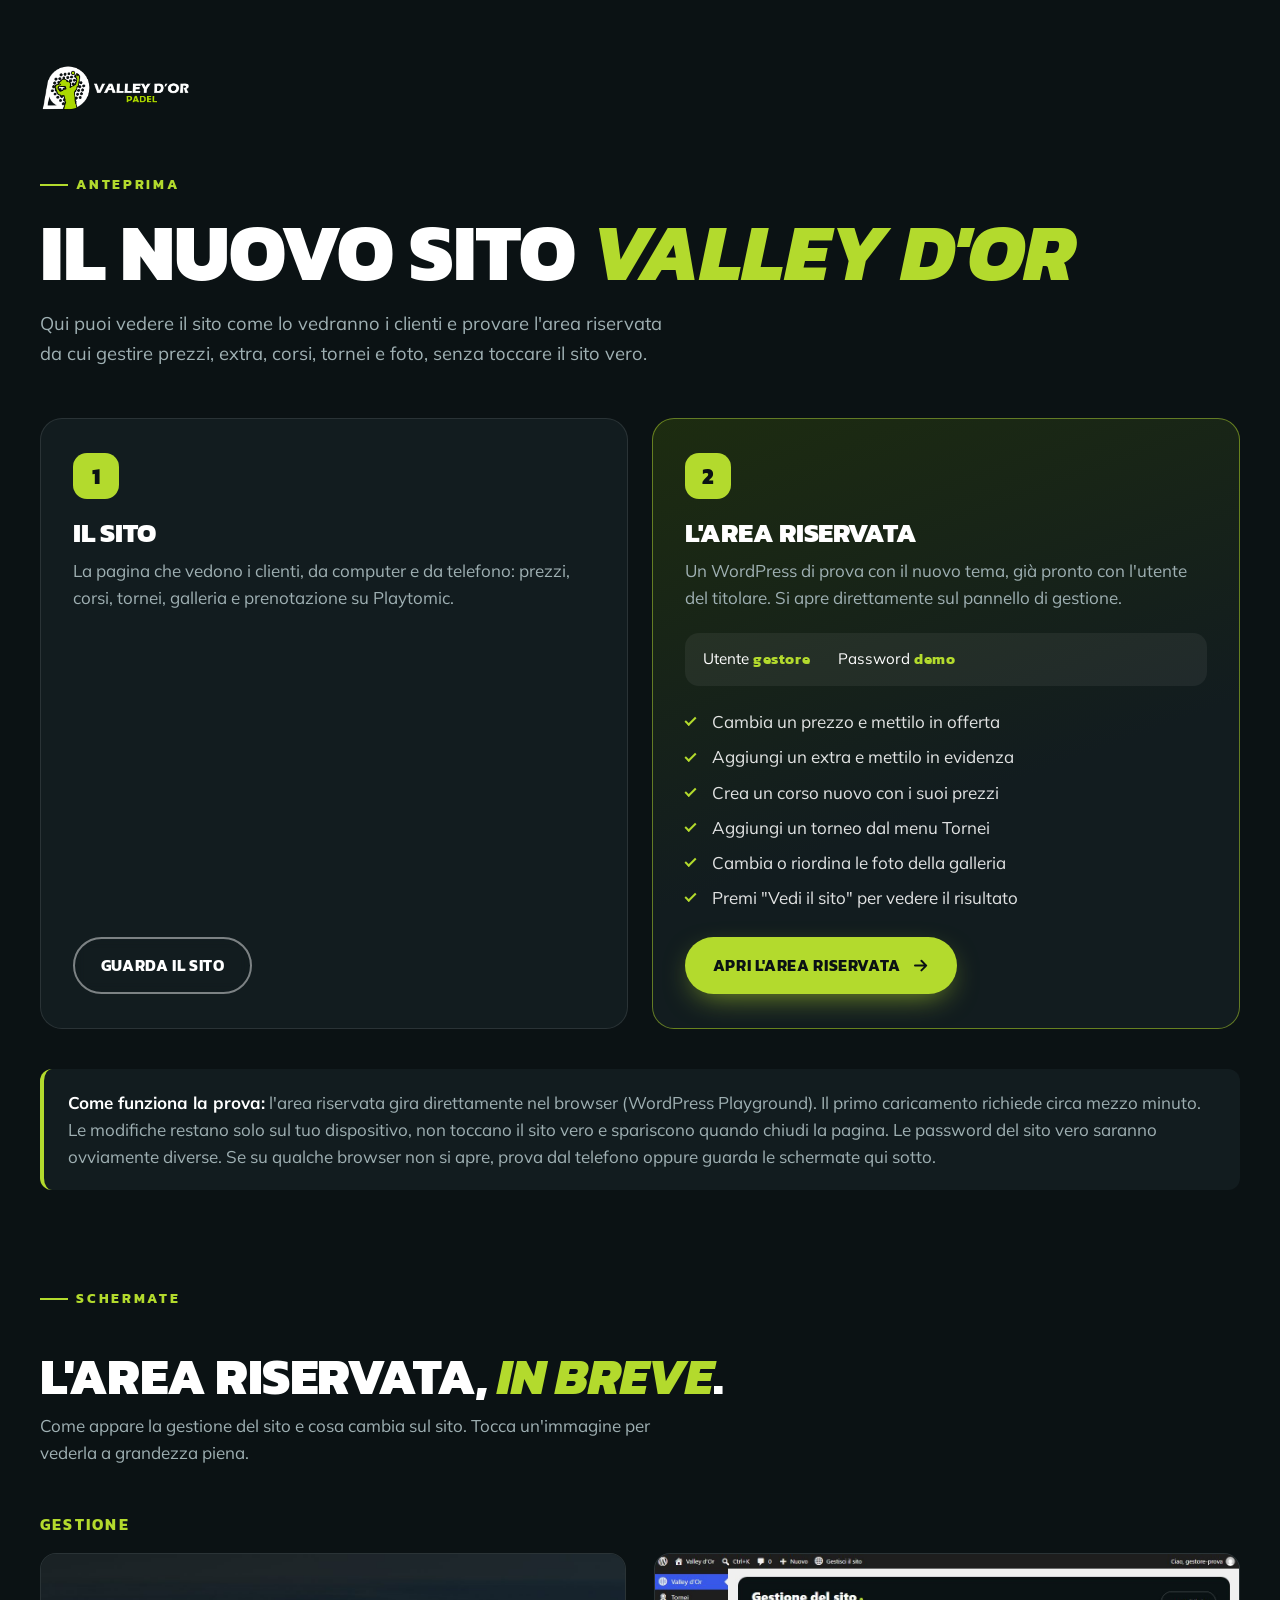
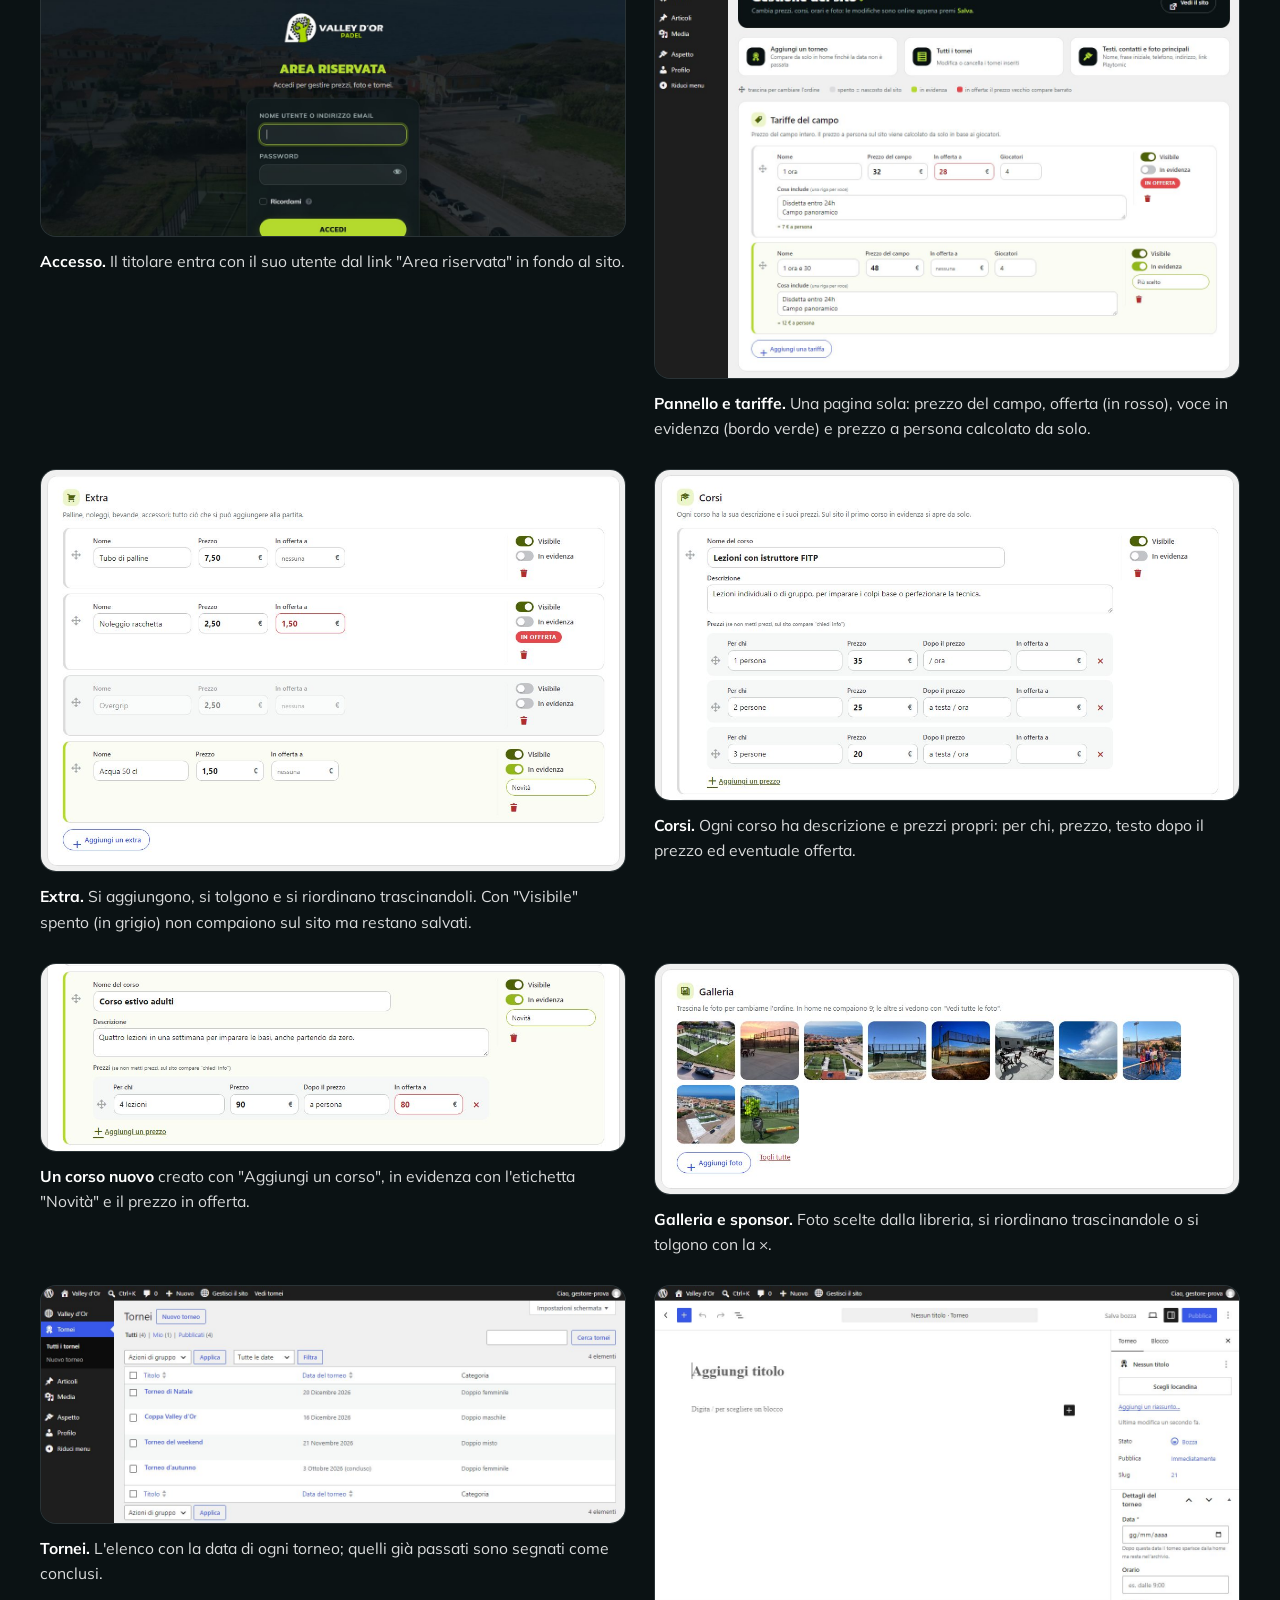
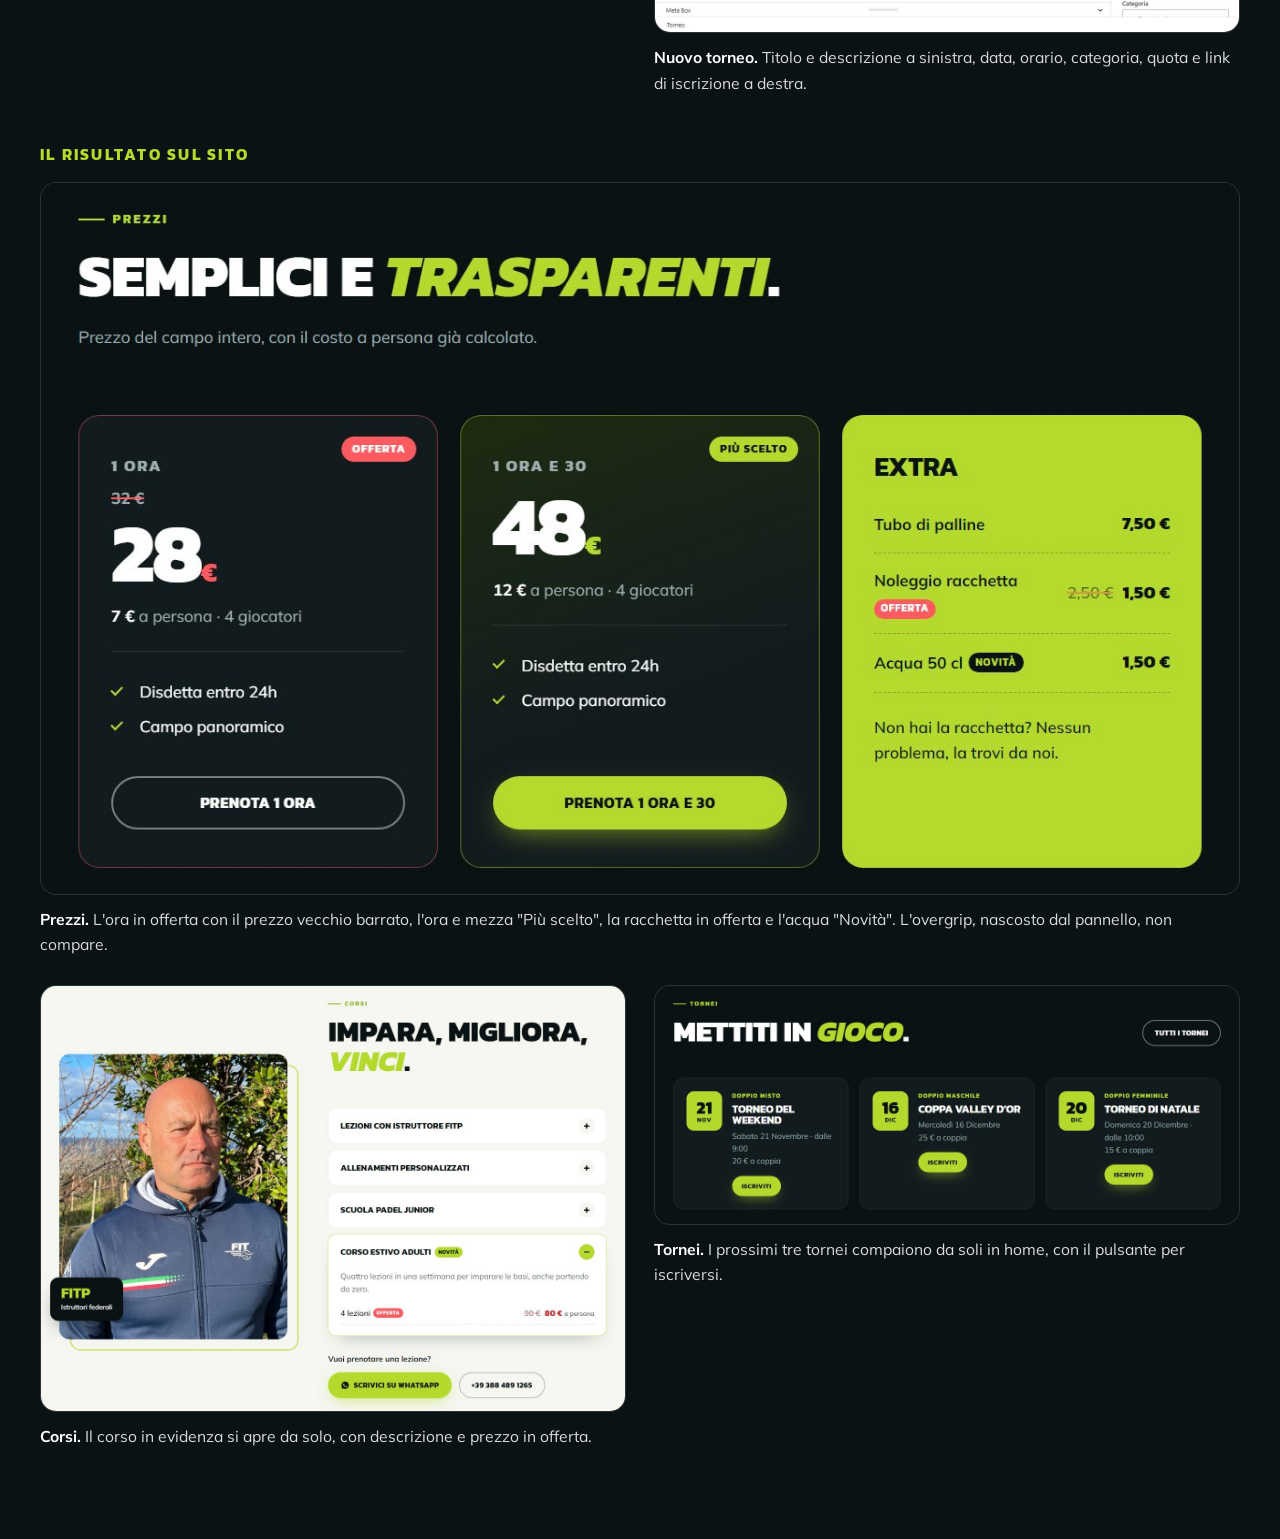
<file: demo.html>
<!doctype html>
<html lang="it">
<head>
  <meta charset="utf-8">
  <meta name="viewport" content="width=device-width, initial-scale=1">
  <title>Valley d'Or – anteprima del nuovo sito</title>
  <meta name="robots" content="noindex">
  <meta name="theme-color" content="#0b1214">
  <link rel="icon" href="img/favicon.png">
  <link rel="preconnect" href="https://fonts.googleapis.com">
  <link rel="preconnect" href="https://fonts.gstatic.com" crossorigin>
  <link href="https://fonts.googleapis.com/css2?family=Kanit:ital,wght@0,500;0,700;0,800;1,800&family=Mulish:wght@400;600;700&display=swap" rel="stylesheet">
  <link rel="stylesheet" href="css/style.css">
  <style>
    body { background: var(--ink); color: var(--white); }
    .demo { padding: 60px 0 90px; }
    .demo__logo { height: 56px; width: auto; margin-bottom: 50px; }
    .demo h1 { font-size: clamp(2.6rem, 7vw, 5rem); font-weight: 800; margin-bottom: 1rem; }
    .demo h1 em { color: var(--lime); }
    .demo__lead { max-width: 640px; font-size: 1.15rem; color: var(--muted-dark); margin: 0 0 50px; }
    .demo__grid { display: grid; grid-template-columns: repeat(auto-fit, minmax(300px, 1fr)); gap: 24px; }
    .demo__card {
      display: flex; flex-direction: column;
      padding: 34px 32px;
      border-radius: var(--radius);
      background: var(--ink-2);
      border: 1px solid var(--line);
    }
    .demo__card--hot { border-color: rgba(179, 218, 45, .5); background: linear-gradient(160deg, #1d2c10 0%, var(--ink-2) 60%); }
    .demo__num {
      display: grid; place-items: center;
      width: 46px; height: 46px; margin-bottom: 20px;
      border-radius: 14px;
      background: var(--lime); color: var(--ink);
      font: 800 1.4rem/1 var(--font-head);
    }
    .demo__card h2 { font-size: 1.7rem; margin-bottom: .6rem; }
    .demo__card p { color: var(--muted-dark); margin: 0 0 1.4rem; }
    .demo__card .btn { align-self: flex-start; margin-top: auto; }
    .demo__cred {
      display: flex; flex-wrap: wrap; gap: 10px 28px;
      margin: 0 0 1.4rem; padding: 14px 18px;
      border-radius: 14px;
      background: rgba(255, 255, 255, .06);
      font-size: .95rem;
    }
    .demo__cred b { color: var(--lime); font-family: var(--font-head); letter-spacing: .04em; }
    .demo__try { margin: 0 0 1.6rem; padding: 0; list-style: none; display: grid; gap: 8px; }
    .demo__try li { position: relative; padding-left: 1.6em; color: rgba(255, 255, 255, .88); }
    .demo__try li::before {
      content: ""; position: absolute; left: 0; top: .55em;
      width: 11px; height: 6px;
      border-left: 2.5px solid var(--lime); border-bottom: 2.5px solid var(--lime);
      transform: rotate(-45deg);
    }
    .demo__note {
      margin-top: 40px; padding: 20px 24px;
      border-left: 4px solid var(--lime); border-radius: 12px;
      background: var(--ink-2); color: var(--muted-dark);
    }
    .demo__note strong { color: var(--white); }

    .shots { margin-top: 90px; }
    .shots h2 { font-size: clamp(2rem, 5vw, 3.2rem); font-weight: 800; margin-bottom: .6rem; }
    .shots h2 em { color: var(--lime); }
    .shots > p { max-width: 640px; color: var(--muted-dark); margin: 0 0 40px; }
    .shots h3 {
      margin: 50px 0 20px;
      font-size: 1rem;
      letter-spacing: .14em;
      color: var(--lime);
    }
    .shots__grid { display: grid; grid-template-columns: repeat(auto-fit, minmax(min(100%, 460px), 1fr)); gap: 28px; }
    .shot { margin: 0; }
    .shot--wide { grid-column: 1 / -1; }
    .shot a {
      display: block;
      overflow: hidden;
      border-radius: 16px;
      border: 1px solid var(--line);
      background: var(--ink-2);
      transition: transform .4s var(--ease), border-color .3s;
    }
    .shot a:hover { transform: translateY(-4px); border-color: rgba(179, 218, 45, .5); }
    .shot img { width: 100%; height: auto; }
    .shot figcaption { margin-top: 12px; color: rgba(255, 255, 255, .85); font-size: .98rem; }
    .shot figcaption b { color: var(--white); }
  </style>
</head>
<body>
  <main class="demo">
    <div class="wrap">
      <img src="img/logo.png" alt="Valley d'Or Padel" class="demo__logo">
      <p class="eyebrow" style="color: var(--lime)">Anteprima</p>
      <h1>Il nuovo sito <em>Valley d'Or</em></h1>
      <p class="demo__lead">Qui puoi vedere il sito come lo vedranno i clienti e provare l'area riservata da cui gestire prezzi, extra, corsi, tornei e foto, senza toccare il sito vero.</p>

      <div class="demo__grid">
        <section class="demo__card">
          <span class="demo__num">1</span>
          <h2>Il sito</h2>
          <p>La pagina che vedono i clienti, da computer e da telefono: prezzi, corsi, tornei, galleria e prenotazione su Playtomic.</p>
          <a href="index.html" class="btn btn--ghost">Guarda il sito</a>
        </section>

        <section class="demo__card demo__card--hot">
          <span class="demo__num">2</span>
          <h2>L'area riservata</h2>
          <p>Un WordPress di prova con il nuovo tema, già pronto con l'utente del titolare. Si apre direttamente sul pannello di gestione.</p>
          <div class="demo__cred">
            <span>Utente <b>gestore</b></span>
            <span>Password <b>demo</b></span>
          </div>
          <ul class="demo__try">
            <li>Cambia un prezzo e mettilo in offerta</li>
            <li>Aggiungi un extra e mettilo in evidenza</li>
            <li>Crea un corso nuovo con i suoi prezzi</li>
            <li>Aggiungi un torneo dal menu Tornei</li>
            <li>Cambia o riordina le foto della galleria</li>
            <li>Premi "Vedi il sito" per vedere il risultato</li>
          </ul>
          <a href="https://playground.wordpress.net/?blueprint-url=https://ndoga.github.io/valleydor/demo/blueprint.json" class="btn btn--lime" target="_blank" rel="noopener">
            Apri l'area riservata
            <svg viewBox="0 0 24 24" aria-hidden="true"><path d="M5 12h14M13 6l6 6-6 6"/></svg>
          </a>
        </section>
      </div>

      <p class="demo__note"><strong>Come funziona la prova:</strong> l'area riservata gira direttamente nel browser (WordPress Playground). Il primo caricamento richiede circa mezzo minuto. Le modifiche restano solo sul tuo dispositivo, non toccano il sito vero e spariscono quando chiudi la pagina. Le password del sito vero saranno ovviamente diverse. Se su qualche browser non si apre, prova dal telefono oppure guarda le schermate qui sotto.</p>

      <section class="shots" id="schermate">
        <p class="eyebrow" style="color: var(--lime)">Schermate</p>
        <h2>L'area riservata, <em>in breve</em>.</h2>
        <p>Come appare la gestione del sito e cosa cambia sul sito. Tocca un'immagine per vederla a grandezza piena.</p>

        <h3>Gestione</h3>
        <div class="shots__grid">
          <figure class="shot">
            <a href="img/demo/accesso.jpg" target="_blank" rel="noopener"><img src="img/demo/accesso.jpg" alt="Pagina di accesso all'area riservata" loading="lazy" width="1280" height="620"></a>
            <figcaption><b>Accesso.</b> Il titolare entra con il suo utente dal link "Area riservata" in fondo al sito.</figcaption>
          </figure>
          <figure class="shot">
            <a href="img/demo/pannello.jpg" target="_blank" rel="noopener"><img src="img/demo/pannello.jpg" alt="Pannello di gestione con le tariffe del campo" loading="lazy" width="1280" height="930"></a>
            <figcaption><b>Pannello e tariffe.</b> Una pagina sola: prezzo del campo, offerta (in rosso), voce in evidenza (bordo verde) e prezzo a persona calcolato da solo.</figcaption>
          </figure>
          <figure class="shot">
            <a href="img/demo/extra.jpg" target="_blank" rel="noopener"><img src="img/demo/extra.jpg" alt="Tabella degli extra" loading="lazy" width="1100" height="756"></a>
            <figcaption><b>Extra.</b> Si aggiungono, si tolgono e si riordinano trascinandoli. Con "Visibile" spento (in grigio) non compaiono sul sito ma restano salvati.</figcaption>
          </figure>
          <figure class="shot">
            <a href="img/demo/corsi.jpg" target="_blank" rel="noopener"><img src="img/demo/corsi.jpg" alt="Tabella dei corsi con i prezzi" loading="lazy" width="1100" height="622"></a>
            <figcaption><b>Corsi.</b> Ogni corso ha descrizione e prezzi propri: per chi, prezzo, testo dopo il prezzo ed eventuale offerta.</figcaption>
          </figure>
          <figure class="shot">
            <a href="img/demo/corso-nuovo.jpg" target="_blank" rel="noopener"><img src="img/demo/corso-nuovo.jpg" alt="Nuovo corso in evidenza con prezzo in offerta" loading="lazy" width="1100" height="352"></a>
            <figcaption><b>Un corso nuovo</b> creato con "Aggiungi un corso", in evidenza con l'etichetta "Novità" e il prezzo in offerta.</figcaption>
          </figure>
          <figure class="shot">
            <a href="img/demo/galleria.jpg" target="_blank" rel="noopener"><img src="img/demo/galleria.jpg" alt="Galleria fotografica nel pannello" loading="lazy" width="1100" height="433"></a>
            <figcaption><b>Galleria e sponsor.</b> Foto scelte dalla libreria, si riordinano trascinandole o si tolgono con la ×.</figcaption>
          </figure>
          <figure class="shot">
            <a href="img/demo/tornei-elenco.jpg" target="_blank" rel="noopener"><img src="img/demo/tornei-elenco.jpg" alt="Elenco dei tornei" loading="lazy" width="1280" height="520"></a>
            <figcaption><b>Tornei.</b> L'elenco con la data di ogni torneo; quelli già passati sono segnati come conclusi.</figcaption>
          </figure>
          <figure class="shot">
            <a href="img/demo/torneo-nuovo.jpg" target="_blank" rel="noopener"><img src="img/demo/torneo-nuovo.jpg" alt="Inserimento di un nuovo torneo" loading="lazy" width="1280" height="760"></a>
            <figcaption><b>Nuovo torneo.</b> Titolo e descrizione a sinistra, data, orario, categoria, quota e link di iscrizione a destra.</figcaption>
          </figure>
        </div>

        <h3>Il risultato sul sito</h3>
        <div class="shots__grid">
          <figure class="shot shot--wide">
            <a href="img/demo/sito-prezzi.jpg" target="_blank" rel="noopener"><img src="img/demo/sito-prezzi.jpg" alt="Sezione prezzi del sito con offerta e voce in evidenza" loading="lazy" width="1280" height="760"></a>
            <figcaption><b>Prezzi.</b> L'ora in offerta con il prezzo vecchio barrato, l'ora e mezza "Più scelto", la racchetta in offerta e l'acqua "Novità". L'overgrip, nascosto dal pannello, non compare.</figcaption>
          </figure>
          <figure class="shot">
            <a href="img/demo/sito-corsi.jpg" target="_blank" rel="noopener"><img src="img/demo/sito-corsi.jpg" alt="Sezione corsi del sito" loading="lazy" width="1280" height="930"></a>
            <figcaption><b>Corsi.</b> Il corso in evidenza si apre da solo, con descrizione e prezzo in offerta.</figcaption>
          </figure>
          <figure class="shot">
            <a href="img/demo/sito-tornei.jpg" target="_blank" rel="noopener"><img src="img/demo/sito-tornei.jpg" alt="Sezione tornei del sito" loading="lazy" width="1280" height="520"></a>
            <figcaption><b>Tornei.</b> I prossimi tre tornei compaiono da soli in home, con il pulsante per iscriversi.</figcaption>
          </figure>
        </div>
      </section>
    </div>
  </main>
</body>
</html>
</file>
<file: css/style.css>
/* ==========================================================
   Valley d'Or Padel – stile (anteprima statica, copia di valleydor-padel/style.css)
   ========================================================== */


:root {
  --lime: #b3da2d;
  --lime-dark: #93b81c;
  --ink: #0b1214;
  --ink-2: #121c1f;
  --ink-3: #1b282c;
  --sea: #1f6fb2;
  --paper: #f5f7f0;
  --white: #ffffff;
  --muted: #5d6b6e;
  --muted-dark: #9fb0b3;
  --line: rgba(255, 255, 255, .1);
  --radius: 22px;
  --ease: cubic-bezier(.22, 1, .36, 1);
  --font-head: "Kanit", system-ui, sans-serif;
  --font-body: "Mulish", system-ui, sans-serif;
}

*, *::before, *::after { box-sizing: border-box; }

html { scroll-behavior: smooth; scroll-padding-top: 80px; }

body {
  margin: 0;
  font-family: var(--font-body);
  font-size: 17px;
  line-height: 1.6;
  color: var(--ink);
  background: var(--paper);
  -webkit-font-smoothing: antialiased;
  overflow-x: hidden;
}

img { max-width: 100%; display: block; }
a { color: inherit; }

h1, h2, h3 {
  font-family: var(--font-head);
  line-height: 1.02;
  margin: 0;
  text-transform: uppercase;
  letter-spacing: -.01em;
}

h2 { font-size: clamp(2.2rem, 5vw, 4rem); font-weight: 800; }
h2 em, h1 em { font-style: italic; color: var(--lime); }
h3 { font-size: 1.35rem; font-weight: 700; }

.wrap { width: min(1200px, 100% - 40px); margin-inline: auto; }

.eyebrow {
  display: inline-flex;
  align-items: center;
  gap: .6em;
  margin: 0 0 1rem;
  font-family: var(--font-head);
  font-weight: 700;
  font-size: .85rem;
  letter-spacing: .2em;
  text-transform: uppercase;
  color: var(--lime-dark);
}
.eyebrow::before { content: ""; width: 28px; height: 2px; background: currentColor; }
.eyebrow--center { display: flex; justify-content: center; }
.eyebrow .dot { display: none; }

/* ---------- pulsanti ---------- */
.btn {
  --bg: transparent;
  display: inline-flex;
  align-items: center;
  justify-content: center;
  gap: .6em;
  padding: .85em 1.6em;
  border-radius: 999px;
  border: 2px solid transparent;
  background: var(--bg);
  font-family: var(--font-head);
  font-weight: 700;
  font-size: 1rem;
  letter-spacing: .04em;
  text-transform: uppercase;
  text-decoration: none;
  cursor: pointer;
  transition: transform .35s var(--ease), background .3s, color .3s, box-shadow .35s;
  will-change: transform;
}
.btn svg { width: 1.2em; height: 1.2em; fill: none; stroke: currentColor; stroke-width: 2.5; stroke-linecap: round; stroke-linejoin: round; transition: transform .35s var(--ease); }
.btn svg.ico-fill { fill: currentColor; stroke: none; }
.btn:hover svg:not(.ico-fill) { transform: translateX(4px); }
.btn:hover { transform: translateY(-3px); }

.btn--lime { --bg: var(--lime); color: var(--ink); box-shadow: 0 10px 30px -10px rgba(179, 218, 45, .7); }
.btn--lime:hover { --bg: #c4ea3c; box-shadow: 0 16px 40px -10px rgba(179, 218, 45, .9); }
.btn--ghost { color: var(--white); border-color: rgba(255, 255, 255, .45); backdrop-filter: blur(6px); }
.btn--ghost:hover { border-color: var(--white); background: rgba(255, 255, 255, .08); }
.btn--ghost-dark { color: var(--ink); border-color: rgba(11, 18, 20, .25); }
.btn--ghost-dark:hover { border-color: var(--ink); }
.btn--big { font-size: 1.1rem; padding: 1em 1.9em; }

/* ---------- header ---------- */
.header {
  position: fixed;
  inset: 0 0 auto;
  z-index: 50;
  transition: background .4s, box-shadow .4s, transform .4s var(--ease);
}
.header.is-scrolled {
  background: rgba(11, 18, 20, .82);
  backdrop-filter: blur(14px);
  box-shadow: 0 1px 0 var(--line);
}
.header.is-hidden { transform: translateY(-100%); }

.header__inner { display: flex; align-items: center; justify-content: space-between; height: 84px; transition: height .4s; }
.header.is-scrolled .header__inner { height: 68px; }
.header__logo img { width: auto; height: 52px; transition: height .4s; }
.header.is-scrolled .header__logo img { height: 42px; }

.nav { display: flex; align-items: center; gap: 2rem; }
.nav a:not(.btn) {
  position: relative;
  color: var(--white);
  text-decoration: none;
  font-family: var(--font-head);
  font-weight: 500;
  text-transform: uppercase;
  letter-spacing: .06em;
  font-size: .95rem;
}
.nav a:not(.btn)::after {
  content: "";
  position: absolute;
  left: 0; right: 0; bottom: -6px;
  height: 2px;
  background: var(--lime);
  transform: scaleX(0);
  transform-origin: right;
  transition: transform .4s var(--ease);
}
.nav a:not(.btn):hover::after,
.nav a.is-active::after { transform: scaleX(1); transform-origin: left; }
.nav__cta { padding: .6em 1.4em; }

.burger { display: none; }

/* ---------- hero ---------- */
.hero {
  position: relative;
  min-height: 100vh;
  min-height: 100svh;
  display: flex;
  align-items: center;
  color: var(--white);
  overflow: hidden;
  background: var(--ink);
}
.hero__bg { position: absolute; inset: -10% 0 0; }
.hero__bg img {
  width: 100%; height: 100%;
  object-fit: cover;
  animation: kenburns 22s ease-out both;
}
@keyframes kenburns { from { transform: scale(1.18); } to { transform: scale(1); } }

.hero__shade {
  position: absolute; inset: 0;
  background:
    linear-gradient(90deg, rgba(11, 18, 20, .92) 0%, rgba(11, 18, 20, .6) 45%, rgba(11, 18, 20, .15) 100%),
    linear-gradient(0deg, rgba(11, 18, 20, .85) 0%, transparent 35%);
}

.hero__content { position: relative; padding-block: 140px 110px; }

.hero__eyebrow { color: var(--lime); opacity: 0; animation: fadeUp .9s .2s var(--ease) forwards; }
.hero__eyebrow::before { display: none; }
.hero__eyebrow .dot {
  display: inline-block; width: 9px; height: 9px; border-radius: 50%;
  background: var(--lime);
  box-shadow: 0 0 0 0 rgba(179, 218, 45, .7);
  animation: pulse 2s infinite;
}
@keyframes pulse { 70% { box-shadow: 0 0 0 12px rgba(179, 218, 45, 0); } 100% { box-shadow: 0 0 0 0 rgba(179, 218, 45, 0); } }

.hero__title { font-weight: 800; margin-bottom: 1.8rem; }

/* Il nome: grande, lettera per lettera, "d'Or" verde con riflesso */
.hero__name {
  display: block;
  font-size: clamp(3.6rem, 13.5vw, 12rem);
  line-height: .86;
  letter-spacing: -.025em;
}
.hero__name .w {
  display: inline-block;
  overflow: hidden;
  padding: .02em .1em .06em 0;
  margin-right: -.1em;
  white-space: nowrap;
  vertical-align: bottom;
}
.hero__name .ch {
  display: inline-block;
  margin-right: var(--k, 0em); /* crenatura con la lettera successiva (vd_crenatura) */
  transform: translateY(105%) rotate(10deg);
  transform-origin: left bottom;
  animation: charUp 1s var(--ease) forwards;
  animation-delay: calc(.3s + var(--i) * 55ms);
}
@keyframes charUp { to { transform: none; } }

/* In corsivo le lettere sporgono a destra del loro riquadro: la cornice della parola
   e il riquadro di ogni lettera (dove si dipinge il verde con il riflesso) vanno
   allargati, compensando con margini negativi per non cambiare la spaziatura. */
.hero__name .w--or { font-style: italic; padding-right: .3em; margin-right: -.3em; }
.hero__name .w--or .ch {
  padding: 0 .16em 0 .04em;
  margin: 0 calc(-.16em + var(--k, 0em)) 0 -.04em;
  color: transparent;
  background: linear-gradient(105deg, var(--lime) 0%, var(--lime) 40%, #f3ffc2 50%, var(--lime) 60%, var(--lime) 100%);
  background-size: 300% 100%;
  background-position: 100% 0;
  -webkit-background-clip: text;
          background-clip: text;
  text-shadow: none;
  animation: charUp 1s var(--ease) forwards, shine 5s 2s ease-in-out infinite;
  animation-delay: calc(.3s + var(--i) * 55ms), calc(1.8s + var(--i) * 70ms);
}
@keyframes shine { 0%, 55% { background-position: 100% 0; } 100% { background-position: 0 0; } }

/* Lo slogan sotto il nome */
.hero__tag {
  display: block;
  margin-top: .35em;
  font-size: clamp(1.7rem, 4.4vw, 3.6rem);
  line-height: 1;
}
.hero__tag em { color: var(--lime); }
.hero__title .line { display: block; overflow: hidden; padding-bottom: .06em; }
.hero__title .line > span { display: inline-block; transform: translateY(110%); animation: lineUp 1.1s 1s var(--ease) forwards; }
@keyframes lineUp { to { transform: none; } }

/* Linea verde che si disegna sotto lo slogan */
.hero__tag::after {
  content: "";
  display: block;
  width: 120px;
  height: 5px;
  margin-top: .45em;
  border-radius: 3px;
  background: var(--lime);
  transform: scaleX(0);
  transform-origin: left;
  animation: grow .9s 1.4s var(--ease) forwards;
}
@keyframes grow { to { transform: scaleX(1); } }

.sr-only {
  position: absolute !important;
  width: 1px; height: 1px;
  overflow: hidden;
  clip: rect(0 0 0 0);
  white-space: nowrap;
}

.hero__lead {
  max-width: 34rem;
  font-size: 1.2rem;
  color: rgba(255, 255, 255, .85);
  margin: 0 0 2.2rem;
  opacity: 0;
  animation: fadeUp 1s 1.4s var(--ease) forwards;
}
.hero__actions { display: flex; flex-wrap: wrap; gap: 1rem; }
.hero .hero__actions { opacity: 0; animation: fadeUp 1s 1.6s var(--ease) forwards; }

@keyframes fadeUp { from { opacity: 0; transform: translateY(24px); } to { opacity: 1; transform: none; } }

/* pallina che rimbalza */
.ball {
  position: absolute;
  right: 4%;
  bottom: 36%; /* nell'angolo libero sopra il cartello in evidenza */
  width: 64px; height: 64px;
  border-radius: 50%;
  background:
    radial-gradient(circle at 30% 30%, #e6ff7a, var(--lime) 45%, #7fa311 100%);
  box-shadow: inset -6px -8px 14px rgba(0, 0, 0, .25), 0 30px 40px -12px rgba(0, 0, 0, .6);
  animation: bounce 1.6s cubic-bezier(.5, 0, .5, 1) infinite;
}
.ball::before, .ball::after {
  content: "";
  position: absolute;
  inset: 6px;
  border-radius: 50%;
  border: 3px solid rgba(255, 255, 255, .85);
  clip-path: inset(0 55% 0 0);
}
.ball::after { clip-path: inset(0 0 0 55%); }
@keyframes bounce {
  0%, 100% { transform: translateY(0) scale(1.08, .92); }
  10% { transform: translateY(-20px) scale(.96, 1.04); }
  50% { transform: translateY(-180px) rotate(180deg); }
}

.scroll-hint {
  position: absolute;
  left: 50%; bottom: 28px;
  width: 26px; height: 42px;
  margin-left: -13px;
  border: 2px solid rgba(255, 255, 255, .6);
  border-radius: 14px;
}
.scroll-hint span {
  position: absolute; left: 50%; top: 8px;
  width: 4px; height: 8px; margin-left: -2px;
  border-radius: 2px;
  background: var(--lime);
  animation: scrollHint 1.8s infinite;
}
@keyframes scrollHint { 0% { opacity: 0; transform: translateY(0); } 30% { opacity: 1; } 100% { opacity: 0; transform: translateY(14px); } }

/* ---------- marquee ---------- */
.marquee {
  background: var(--lime);
  color: var(--ink);
  overflow: hidden;
  padding: 18px 0;
  transform: rotate(-1.5deg) scale(1.03);
  margin-top: -14px;
  position: relative;
  z-index: 2;
}
.marquee__track {
  display: flex;
  align-items: center;
  gap: 2.4rem;
  width: max-content;
  animation: marquee 28s linear infinite;
}
.marquee span {
  font-family: var(--font-head);
  font-weight: 800;
  font-style: italic;
  font-size: clamp(1.6rem, 3.5vw, 2.6rem);
  text-transform: uppercase;
  line-height: 1;
  white-space: nowrap;
}
.marquee i { width: 14px; height: 14px; border-radius: 50%; background: var(--ink); flex: none; }
@keyframes marquee { to { transform: translateX(-50%); } }

/* ---------- sezioni ---------- */
.section { padding-block: clamp(80px, 12vw, 150px); position: relative; }
.section--dark { background: var(--ink); color: var(--white); }
.section--dark .eyebrow { color: var(--lime); }

.section__head { max-width: 760px; margin-bottom: clamp(40px, 6vw, 70px); }
.section__sub { color: var(--muted-dark); font-size: 1.1rem; margin: 1.2rem 0 0; }

/* statistiche */
.stats {
  display: grid;
  grid-template-columns: repeat(4, 1fr);
  gap: 1px;
  background: rgba(11, 18, 20, .1);
  border-radius: var(--radius);
  overflow: hidden;
  margin-bottom: 60px;
}
.stat { background: var(--paper); padding: 34px 26px; }
.stat strong {
  display: block;
  font-family: var(--font-head);
  font-weight: 800;
  font-size: clamp(2.6rem, 5vw, 4rem);
  line-height: 1;
  color: var(--ink);
}
.stat span { color: var(--muted); font-weight: 600; }

/* caratteristiche */
.features { display: grid; grid-template-columns: repeat(3, 1fr); gap: 24px; }
.feature {
  background: var(--white);
  border-radius: var(--radius);
  padding: 36px 32px;
  border: 1px solid rgba(11, 18, 20, .06);
  transition: transform .5s var(--ease), box-shadow .5s var(--ease);
}
.feature:hover { transform: translateY(-8px); box-shadow: 0 30px 60px -30px rgba(11, 18, 20, .35); }
.feature__icon {
  width: 64px; height: 64px;
  display: grid; place-items: center;
  border-radius: 18px;
  background: var(--ink);
  margin-bottom: 26px;
  transition: transform .5s var(--ease), background .4s;
}
.feature:hover .feature__icon { transform: rotate(-8deg) scale(1.08); background: var(--lime); }
.feature__icon svg { width: 32px; height: 32px; fill: none; stroke: var(--lime); stroke-width: 2.6; stroke-linecap: round; stroke-linejoin: round; transition: stroke .4s; }
.feature:hover .feature__icon svg { stroke: var(--ink); }
.feature h3 { margin-bottom: .6rem; }
.feature p { color: var(--muted); margin: 0; }

.tags { display: flex; flex-wrap: wrap; gap: 8px; list-style: none; padding: 0; margin: 18px 0 0; }
.tags li {
  padding: .3em .9em;
  border-radius: 999px;
  background: rgba(179, 218, 45, .18);
  color: #4d6206;
  font-size: .85rem;
  font-weight: 700;
}

/* ---------- prezzi ---------- */
.prices { display: grid; grid-template-columns: 1fr 1fr 1.05fr; gap: 24px; align-items: stretch; }

.price {
  position: relative;
  display: flex;
  flex-direction: column;
  padding: 40px 34px;
  border-radius: var(--radius);
  background: var(--ink-2);
  border: 1px solid var(--line);
  transform-style: preserve-3d;
  transition: transform .2s ease-out, border-color .4s;
}
.price:hover { border-color: rgba(179, 218, 45, .5); }
.price--hot { background: linear-gradient(160deg, #1d2c10 0%, var(--ink-2) 60%); border-color: rgba(179, 218, 45, .45); }
.price__badge {
  position: absolute; top: 22px; right: 22px;
  padding: .3em .9em;
  border-radius: 999px;
  background: var(--lime);
  color: var(--ink);
  font-family: var(--font-head);
  font-weight: 700;
  font-size: .78rem;
  text-transform: uppercase;
  letter-spacing: .06em;
}
.price__time { margin: 0; font-family: var(--font-head); font-weight: 700; text-transform: uppercase; letter-spacing: .12em; color: var(--muted-dark); }
.price__amount { margin: .2em 0 0; font-family: var(--font-head); font-weight: 800; font-size: 1.8rem; line-height: 1; color: var(--lime); }
.price__amount span { font-size: 5.5rem; color: var(--white); letter-spacing: -.03em; }
.price__per { margin: .6em 0 1.4em; color: var(--muted-dark); }
.price__per strong { color: var(--white); }
.price__list { list-style: none; padding: 1.4em 0 0; margin: 0 0 2em; border-top: 1px solid var(--line); flex: 1; }
.price__list li { padding: .3em 0 .3em 1.8em; position: relative; }
.price__list li::before {
  content: "";
  position: absolute; left: 0; top: .75em;
  width: 12px; height: 7px;
  border-left: 2.5px solid var(--lime);
  border-bottom: 2.5px solid var(--lime);
  transform: rotate(-45deg);
}

.extras {
  padding: 40px 34px;
  border-radius: var(--radius);
  background: var(--lime);
  color: var(--ink);
}
.extras h3 { font-size: 1.8rem; margin-bottom: 1rem; }
.extras ul { list-style: none; padding: 0; margin: 0; }
.extras li {
  display: flex; justify-content: space-between; gap: 1rem;
  padding: .9em 0;
  border-bottom: 1.5px dashed rgba(11, 18, 20, .25);
  font-weight: 700;
}
.extras b { font-family: var(--font-head); font-size: 1.2rem; }
.extras__note { margin: 1.4em 0 0; font-weight: 600; }

/* ---------- corsi ---------- */
.corsi { display: grid; grid-template-columns: .9fr 1.1fr; gap: clamp(40px, 7vw, 100px); align-items: center; }
.corsi__media { position: relative; }
.corsi__media img {
  width: 100%;
  aspect-ratio: 4 / 5;
  object-fit: cover;
  border-radius: var(--radius);
}
.corsi__media::before {
  content: "";
  position: absolute;
  inset: 24px -24px -24px 24px;
  border: 2px solid var(--lime);
  border-radius: var(--radius);
  z-index: -1;
}

@keyframes float { 50% { transform: translateY(-12px); } }

.accordion { display: grid; gap: 12px; margin-bottom: 36px; }
.acc {
  border-radius: 18px;
  background: var(--white);
  border: 1px solid rgba(11, 18, 20, .08);
  overflow: hidden;
  transition: box-shadow .4s;
}
.acc[open] { box-shadow: 0 20px 40px -25px rgba(11, 18, 20, .35); }
.acc summary {
  display: flex; align-items: center; justify-content: space-between; gap: 1rem;
  padding: 22px 26px;
  cursor: pointer;
  list-style: none;
  font-family: var(--font-head);
  font-weight: 700;
  font-size: 1.2rem;
  text-transform: uppercase;
}
.acc summary::-webkit-details-marker { display: none; }
.acc summary i {
  position: relative;
  flex: none;
  width: 34px; height: 34px;
  border-radius: 50%;
  background: var(--paper);
  transition: background .3s, transform .4s var(--ease);
}
.acc summary i::before, .acc summary i::after {
  content: "";
  position: absolute; left: 50%; top: 50%;
  width: 12px; height: 2.5px; margin: -1.25px 0 0 -6px;
  background: var(--ink);
  border-radius: 2px;
}
.acc summary i::after { transform: rotate(90deg); transition: transform .4s var(--ease); }
.acc[open] summary i { background: var(--lime); transform: rotate(180deg); }
.acc[open] summary i::after { transform: rotate(0); }
.acc__body { padding: 0 26px 24px; color: var(--muted); }
.acc__body p { margin: 0; }
.acc__price { margin-top: 14px !important; color: var(--ink); }
.acc__price b { font-family: var(--font-head); font-size: 1.6rem; color: var(--ink); }

.corsi__cta p { font-weight: 700; margin: 0 0 1rem; }

/* ---------- galleria ---------- */
.gallery {
  display: grid;
  grid-template-columns: repeat(4, 1fr);
  grid-auto-rows: 220px;
  grid-auto-flow: dense;
  gap: 14px;
}
.gallery__item {
  position: relative;
  overflow: hidden;
  border-radius: 16px;
  cursor: zoom-in;
}
.gallery__item--wide { grid-column: span 2; }
.gallery__item--tall { grid-row: span 2; }
.gallery__item img { width: 100%; height: 100%; object-fit: cover; transition: transform 1s var(--ease), filter .6s; }
.gallery__item::after {
  content: "+";
  position: absolute; inset: auto 16px 16px auto;
  width: 44px; height: 44px;
  display: grid; place-items: center;
  border-radius: 50%;
  background: var(--lime);
  color: var(--ink);
  font: 700 1.6rem/1 var(--font-head);
  transform: scale(0);
  transition: transform .45s var(--ease);
}
.gallery__item:hover img { transform: scale(1.08); }
.gallery__item:hover::after { transform: scale(1); }

/* lightbox */
.lightbox {
  position: fixed; inset: 0; z-index: 100;
  display: grid; place-items: center;
  padding: 60px 20px;
  background: rgba(5, 9, 10, .94);
  backdrop-filter: blur(8px);
  animation: fadeIn .3s;
}
.lightbox[hidden] { display: none; }
.lightbox img { max-height: 86vh; width: auto; border-radius: 12px; animation: zoomIn .45s var(--ease); }
.lightbox button {
  position: absolute;
  border: 0;
  background: rgba(255, 255, 255, .1);
  color: var(--white);
  width: 52px; height: 52px;
  border-radius: 50%;
  font-size: 2rem;
  line-height: 1;
  cursor: pointer;
  transition: background .3s;
}
.lightbox button:hover { background: var(--lime); color: var(--ink); }
.lightbox__close { top: 20px; right: 20px; }
.lightbox__prev { left: 20px; top: 50%; margin-top: -26px; }
.lightbox__next { right: 20px; top: 50%; margin-top: -26px; }
@keyframes fadeIn { from { opacity: 0; } }
@keyframes zoomIn { from { opacity: 0; transform: scale(.92); } }

/* ---------- sponsor ---------- */
.sponsors { padding: 70px 0; background: var(--ink-2); color: var(--white); overflow: hidden; }
.sponsors .eyebrow { color: var(--lime); margin-bottom: 34px; }
.sponsors__rail {
  -webkit-mask-image: linear-gradient(90deg, transparent, #000 10%, #000 90%, transparent);
          mask-image: linear-gradient(90deg, transparent, #000 10%, #000 90%, transparent);
}
.sponsors__track { display: flex; gap: 20px; width: max-content; animation: marquee 60s linear infinite; }
.sponsors__rail:hover .sponsors__track { animation-play-state: paused; }
.sponsors__track img {
  height: 90px; width: auto;
  border-radius: 12px;
  filter: grayscale(.6);
  opacity: .85;
  transition: filter .4s, opacity .4s, transform .4s var(--ease);
}
.sponsors__track img:hover { filter: none; opacity: 1; transform: scale(1.04); }

/* ---------- dove siamo ---------- */
.dove { display: grid; grid-template-columns: 1fr 1.1fr; gap: clamp(40px, 6vw, 80px); align-items: center; }
.contacts { list-style: none; padding: 0; margin: 0 0 36px; display: grid; gap: 22px; }
.contacts li { display: flex; gap: 18px; align-items: flex-start; font-weight: 600; font-size: 1.05rem; }
.contacts svg {
  flex: none;
  width: 48px; height: 48px;
  padding: 12px;
  border-radius: 14px;
  background: var(--ink);
  fill: none; stroke: var(--lime); stroke-width: 2; stroke-linecap: round; stroke-linejoin: round;
}
.contacts small { display: block; color: var(--muted); font-weight: 700; text-transform: uppercase; letter-spacing: .12em; font-size: .75rem; }
.contacts a { text-decoration: none; border-bottom: 2px solid var(--lime); }

.dove__map {
  border-radius: var(--radius);
  overflow: hidden;
  aspect-ratio: 1 / 1;
  box-shadow: 0 40px 80px -40px rgba(11, 18, 20, .5);
  background: var(--ink-3);
}
.dove__map iframe { width: 100%; height: 100%; border: 0; filter: saturate(.8) contrast(1.05); }

/* ---------- CTA finale ---------- */
.cta {
  position: relative;
  overflow: hidden;
  padding-block: clamp(100px, 16vw, 200px);
  color: var(--white);
  text-align: center;
  background: var(--ink);
}
.cta__bg { position: absolute; inset: -20% 0; }
.cta__bg img { width: 100%; height: 100%; object-fit: cover; object-position: 50% 45%; opacity: .35; } /* 45%: il tramonto sopra i campi */
.cta__inner { position: relative; }
.cta h2 { font-size: clamp(2.6rem, 7vw, 6rem); }
.cta p { font-size: 1.2rem; color: rgba(255, 255, 255, .8); margin: 1rem 0 2.2rem; }

/* ---------- footer ---------- */
.footer { background: #070c0d; color: var(--muted-dark); padding: 60px 0 30px; }
.footer__inner { display: flex; flex-wrap: wrap; align-items: center; justify-content: space-between; gap: 30px; padding-bottom: 30px; border-bottom: 1px solid var(--line); }
.footer__logo { height: 56px; width: auto; }
.footer__nav { display: flex; flex-wrap: wrap; gap: 24px; }
.footer__nav a { text-decoration: none; font-weight: 600; transition: color .3s; }
.footer__nav a:hover { color: var(--lime); }
.footer__social { display: flex; gap: 12px; }
.footer__social a {
  width: 46px; height: 46px;
  display: grid; place-items: center;
  border-radius: 50%;
  border: 1px solid var(--line);
  transition: background .3s, border-color .3s, transform .4s var(--ease);
}
.footer__social a:hover { background: var(--lime); border-color: var(--lime); transform: translateY(-4px); }
.footer__social svg { width: 20px; height: 20px; fill: none; stroke: var(--white); stroke-width: 2; stroke-linecap: round; stroke-linejoin: round; }
.footer__social .ico-fill { fill: var(--white); stroke: none; }
.footer__social a:hover svg { stroke: var(--ink); }
.footer__social a:hover .ico-fill { fill: var(--ink); }
.footer__bottom p { margin: 24px 0 0; font-size: .9rem; }

/* ---------- pulsante fisso mobile ---------- */
.fab { display: none; }

/* ---------- animazioni allo scorrimento ---------- */
.reveal { opacity: 0; transform: translateY(40px); transition: opacity 1s var(--ease), transform 1s var(--ease); }
.reveal.is-in { opacity: 1; transform: none; }

/* ==========================================================
   Responsive
   ========================================================== */
@media (max-width: 1000px) {
  .prices { grid-template-columns: 1fr 1fr; }
  .extras { grid-column: 1 / -1; }
  .features { grid-template-columns: 1fr; }
  .stats { grid-template-columns: repeat(2, 1fr); }
  .gallery { grid-template-columns: repeat(2, 1fr); grid-auto-rows: 180px; }
}

@media (max-width: 860px) {
  .burger {
    display: grid;
    gap: 5px;
    position: relative;
    z-index: 2;
    width: 46px; height: 46px;
    place-content: center;
    border: 0;
    border-radius: 50%;
    background: var(--lime);
    cursor: pointer;
  }
  .burger span { width: 20px; height: 2.5px; border-radius: 2px; background: var(--ink); transition: transform .4s var(--ease), opacity .3s; }
  .burger[aria-expanded="true"] span:nth-child(1) { transform: translateY(7.5px) rotate(45deg); }
  .burger[aria-expanded="true"] span:nth-child(2) { opacity: 0; }
  .burger[aria-expanded="true"] span:nth-child(3) { transform: translateY(-7.5px) rotate(-45deg); }

  .nav {
    position: fixed;
    inset: 0;
    flex-direction: column;
    justify-content: center;
    gap: 1.6rem;
    background: var(--ink);
    clip-path: circle(0 at calc(100% - 43px) 42px);
    transition: clip-path .7s var(--ease);
  }
  .nav.is-open { clip-path: circle(150% at calc(100% - 43px) 42px); }
  .nav a:not(.btn) { font-size: 2rem; font-weight: 800; }
  .nav__cta { font-size: 1.2rem; margin-top: 1rem; }

  .corsi, .dove { grid-template-columns: 1fr; }
  .corsi__media { max-width: 460px; margin-right: 24px; }
  .ball { width: 44px; height: 44px; right: 8%; bottom: 14%; }
  .ball::before, .ball::after { inset: 4px; border-width: 2px; }

  .fab {
    display: block;
    position: fixed;
    left: 16px; right: 16px; bottom: 16px;
    z-index: 40;
    padding: 1em;
    border-radius: 999px;
    background: var(--lime);
    color: var(--ink);
    text-align: center;
    text-decoration: none;
    font-family: var(--font-head);
    font-weight: 700;
    text-transform: uppercase;
    letter-spacing: .05em;
    box-shadow: 0 14px 30px -10px rgba(0, 0, 0, .5);
    transform: translateY(140%);
    transition: transform .5s var(--ease);
  }
  .fab.is-visible { transform: none; }
  .footer { padding-bottom: 100px; }
}

@media (max-width: 560px) {
  body { font-size: 16px; }
  .wrap { width: calc(100% - 32px); }
  .header__logo img { height: 42px; }
  .hero__content { padding-block: 120px 120px; }
  .hero__name { font-size: 21vw; }
  .ball { display: none; }
  .hero__lead { font-size: 1.05rem; }
  .hero .btn--big { width: 100%; }
  .prices { grid-template-columns: 1fr; }
  .stat { padding: 24px 18px; }
  .gallery { grid-auto-rows: 140px; gap: 10px; }
  .gallery__item--wide { grid-column: span 2; }
  .sponsors__track img { height: 64px; }
  .lightbox__prev, .lightbox__next { top: auto; bottom: 20px; margin: 0; }
}

@media (prefers-reduced-motion: reduce) {
  *, *::before, *::after { animation-duration: .01ms !important; animation-iteration-count: 1 !important; transition-duration: .01ms !important; }
  .reveal { opacity: 1; transform: none; }
  html { scroll-behavior: auto; }
}

/* ==========================================================
   WordPress: barra di amministrazione, pagine interne, modulo
   ========================================================== */
.admin-bar .header { top: 32px; }
@media (max-width: 782px) { .admin-bar .header { top: 46px; } }
.custom-logo-link img { height: 52px; width: auto; }

.is-inner .header { background: rgba(11, 18, 20, .95); }

.inner__head {
  background: var(--ink);
  color: var(--white);
  padding: 160px 0 70px;
}
.inner__head .eyebrow { color: var(--lime); }
.inner__head h1 { font-size: clamp(2.4rem, 6vw, 4.6rem); font-weight: 800; }
.inner__body { padding-block: 70px 110px; }

.entry { max-width: 780px; }
.entry__img img { border-radius: var(--radius); margin-bottom: 30px; width: 100%; height: auto; }
.entry__date { color: var(--muted); font-weight: 700; font-size: .85rem; text-transform: uppercase; letter-spacing: .12em; margin: 0 0 .6rem; }
.entry__content { font-size: 1.1rem; }
.entry__content h2 { font-size: 2rem; margin: 2rem 0 1rem; }
.entry__content h3 { margin: 1.6rem 0 .8rem; }
.entry__content a { color: var(--ink); text-decoration-color: var(--lime); text-decoration-thickness: 3px; }
.entry__content img { height: auto; border-radius: 14px; }
.entry__content .wp-block-gallery img { border-radius: 10px; }

.cards { display: grid; grid-template-columns: repeat(auto-fill, minmax(300px, 1fr)); gap: 24px; }
.card {
  display: flex; flex-direction: column;
  background: var(--white);
  border-radius: var(--radius);
  overflow: hidden;
  text-decoration: none;
  border: 1px solid rgba(11, 18, 20, .06);
  transition: transform .5s var(--ease), box-shadow .5s var(--ease);
}
.card:hover { transform: translateY(-6px); box-shadow: 0 30px 60px -30px rgba(11, 18, 20, .35); }
.card img { width: 100%; aspect-ratio: 16 / 10; object-fit: cover; }
.card__body { padding: 24px 26px 28px; }
.card h2 { font-size: 1.4rem; margin-bottom: .5rem; }
.card p { color: var(--muted); margin: 0; }
.pager .nav-links { display: flex; gap: 8px; margin-top: 40px; }
.pager .page-numbers {
  display: grid; place-items: center;
  min-width: 44px; height: 44px;
  border-radius: 999px;
  background: var(--white);
  text-decoration: none;
  font-weight: 700;
}
.pager .page-numbers.current { background: var(--lime); }

.dove__form { margin-top: 40px; }
.dove__form h3 { margin-bottom: 1rem; }
.dove__form input:not([type="submit"]):not([type="checkbox"]),
.dove__form textarea {
  width: 100%;
  padding: .9em 1.1em;
  border: 1.5px solid rgba(11, 18, 20, .15);
  border-radius: 14px;
  background: var(--white);
  font: inherit;
  transition: border-color .3s, box-shadow .3s;
}
.dove__form textarea { min-height: 130px; }
.dove__form input:focus, .dove__form textarea:focus { outline: 0; border-color: var(--lime-dark); box-shadow: 0 0 0 4px rgba(179, 218, 45, .25); }
.dove__form input[type="submit"] {
  padding: .9em 1.8em;
  border: 0;
  border-radius: 999px;
  background: var(--lime);
  font-family: var(--font-head);
  font-weight: 700;
  text-transform: uppercase;
  cursor: pointer;
}

/* ==========================================================
   Tornei, prezzi dei corsi, galleria completa, area riservata
   ========================================================== */
.section__head--row {
  display: flex;
  flex-wrap: wrap;
  align-items: flex-end;
  justify-content: space-between;
  gap: 24px;
  max-width: none;
}

.tornei { display: grid; grid-template-columns: repeat(auto-fit, minmax(300px, 1fr)); gap: 24px; }
.torneo-card {
  position: relative;
  display: grid;
  grid-template-columns: auto 1fr;
  gap: 22px;
  padding: 28px;
  border-radius: var(--radius);
  background: var(--ink-2);
  border: 1px solid var(--line);
  transition: transform .5s var(--ease), border-color .4s;
}
.torneo-card:hover { transform: translateY(-6px); border-color: rgba(179, 218, 45, .5); }
.torneo-card__link { position: absolute; inset: 0; z-index: 1; border-radius: inherit; }
.torneo-card__date {
  display: flex;
  flex-direction: column;
  align-items: center;
  justify-content: center;
  width: 78px;
  height: 86px;
  border-radius: 16px;
  background: var(--lime);
  color: var(--ink);
  font-family: var(--font-head);
  text-transform: uppercase;
  line-height: 1;
}
.torneo-card__date strong { font-size: 2.4rem; font-weight: 800; }
.torneo-card__date span { font-weight: 700; letter-spacing: .1em; font-size: .85rem; }
.torneo-card__cat {
  margin: 0 0 .4rem;
  color: var(--lime);
  font-family: var(--font-head);
  font-weight: 700;
  font-size: .8rem;
  letter-spacing: .14em;
  text-transform: uppercase;
}
.torneo-card h3 { font-size: 1.5rem; margin-bottom: .5rem; }
.torneo-card__meta { margin: 0 0 1.2rem; color: var(--muted-dark); }
.torneo-card__cta { position: relative; z-index: 2; padding: .6em 1.3em; font-size: .9rem; }

.tornei-vuoto {
  display: flex;
  flex-wrap: wrap;
  align-items: center;
  justify-content: space-between;
  gap: 24px;
  padding: 32px 34px;
  border-radius: var(--radius);
  border: 1px dashed rgba(179, 218, 45, .45);
  background: var(--ink-2);
}
.tornei-vuoto p { margin: 0; max-width: 620px; color: var(--muted-dark); }
.tornei-vuoto strong { display: block; color: var(--white); font-size: 1.15rem; margin-bottom: .3rem; }

.acc__prices { list-style: none; padding: 0; margin: 16px 0 0; }
.acc__prices li {
  display: flex;
  justify-content: space-between;
  gap: 1rem;
  padding: .55em 0;
  border-bottom: 1.5px dashed rgba(11, 18, 20, .15);
  color: var(--ink);
  font-weight: 600;
}
.acc__prices b { font-family: var(--font-head); font-size: 1.15rem; }

.gallery__item--extra { display: none; }
.gallery__more { margin: 34px 0 0; text-align: center; }

.footer__bottom { display: flex; flex-wrap: wrap; align-items: center; justify-content: space-between; gap: 12px 24px; }
.footer__bottom p { margin-top: 24px; }
.footer__login {
  display: inline-flex;
  align-items: center;
  gap: 8px;
  margin-top: 24px;
  color: var(--muted-dark);
  text-decoration: none;
  font-size: .9rem;
  font-weight: 600;
  transition: color .3s;
}
.footer__login svg { width: 16px; height: 16px; fill: none; stroke: currentColor; stroke-width: 2; stroke-linecap: round; stroke-linejoin: round; }
.footer__login:hover { color: var(--lime); }

.torneo-info {
  display: flex;
  flex-wrap: wrap;
  align-items: center;
  justify-content: space-between;
  gap: 20px;
  margin-bottom: 34px;
  padding: 24px 28px;
  border-radius: var(--radius);
  background: var(--ink);
  color: var(--white);
}
.torneo-info dl { display: flex; flex-wrap: wrap; gap: 14px 34px; margin: 0; }
.torneo-info dt { color: var(--lime); font-family: var(--font-head); font-weight: 700; font-size: .78rem; letter-spacing: .14em; text-transform: uppercase; }
.torneo-info dd { margin: 0; font-weight: 700; font-size: 1.05rem; }
.torneo-info__fine { margin: 0; color: var(--muted-dark); font-weight: 700; }

@media (max-width: 560px) {
  .torneo-card { grid-template-columns: 1fr; gap: 16px; padding: 22px; }
  .torneo-card__date { flex-direction: row; gap: 8px; width: auto; height: auto; padding: 10px 16px; justify-self: start; }
  .torneo-card__date strong { font-size: 1.6rem; }
}

/* ==========================================================
   Listini dal pannello: numero libero di tariffe, offerte, evidenza
   ========================================================== */
:root { --sale: #ff5a5f; }

.prices { grid-template-columns: repeat(auto-fit, minmax(270px, 1fr)); }
.prices .extras { grid-column: auto; }

.price__badges {
  position: absolute;
  top: 22px;
  right: 22px;
  display: flex;
  flex-wrap: wrap;
  justify-content: flex-end;
  gap: 6px;
  max-width: 70%;
}
.price__badges .price__badge { position: static; }
.price__badge--sale { background: var(--sale); color: var(--white); }
.price--sale { border-color: rgba(255, 90, 95, .45); }
.price__old { margin: .4em 0 -.3em; color: var(--muted-dark); font-weight: 700; }
.price__old del { text-decoration-color: var(--sale); text-decoration-thickness: 2px; }
.price--sale .price__amount span { color: var(--white); }
.price--sale .price__amount { color: var(--sale); }
.price__list:empty { display: none; }
.price__list:empty + .btn { margin-top: auto; }

.extras li { align-items: center; }
.extras li > span:first-child { display: flex; flex-wrap: wrap; align-items: center; gap: 6px; }
.extras__tag {
  display: inline-block;
  padding: .15em .65em;
  border-radius: 999px;
  background: var(--ink);
  color: var(--lime);
  font-family: var(--font-head);
  font-style: normal;
  font-size: .7rem;
  font-weight: 700;
  letter-spacing: .06em;
  text-transform: uppercase;
}
.extras__tag--sale { background: var(--sale); color: var(--white); }
.extras li.is-star { font-weight: 800; }
.extras__price { white-space: nowrap; text-align: right; }
.extras__price b { font-family: var(--font-head); font-size: 1.2rem; }
.extras__price del,
.acc__amount del { margin-right: .3em; opacity: .55; font-weight: 600; text-decoration-color: var(--sale); text-decoration-thickness: 2px; }
.extras__price small,
.acc__amount small { font-weight: 600; opacity: .7; }

.acc--star { border-color: rgba(179, 218, 45, .7); }
.acc summary > span { display: flex; flex-wrap: wrap; align-items: center; gap: 8px; }
.acc__tag {
  padding: .2em .7em;
  border-radius: 999px;
  background: var(--lime);
  color: var(--ink);
  font-style: normal;
  font-size: .72rem;
  letter-spacing: .06em;
}
.acc__prices li { align-items: baseline; }
.acc__prices li > span:first-child { display: inline-flex; align-items: center; gap: 6px; }
.acc__amount { white-space: nowrap; text-align: right; }
.acc__amount b { font-family: var(--font-head); font-size: 1.15rem; }
.acc__prices li.is-sale .acc__amount b { color: #c62f33; }

/* ==========================================================
   Apertura: "PADEL" sotto il nome e pulsante in evidenza
   ========================================================== */

/* Come nel logo: la parola sotto il nome, verde e spaziata, centrata sotto il nome */
.hero__title { display: flex; flex-direction: column; align-items: flex-start; }
.hero__brand { display: inline-flex; flex-direction: column; align-items: center; }
.hero__brand .hero__name { align-self: stretch; }
.hero__padel {
  display: block;
  margin: -.02em 0 0;
  padding-left: .42em; /* compensa lo spazio dopo l'ultima lettera: resta centrata */
  font-size: clamp(1.3rem, 4vw, 3.6rem);
  font-weight: 800;
  line-height: 1;
  letter-spacing: .42em;
  color: var(--lime);
  opacity: 0;
  animation: padelIn 1.1s .95s var(--ease) forwards;
}
@keyframes padelIn {
  from { opacity: 0; letter-spacing: 1.1em; filter: blur(6px); }
  to { opacity: 1; letter-spacing: .42em; filter: none; }
}
@media (max-width: 560px) {
  .hero__brand { align-items: flex-start; } /* su due righe: sotto "D'OR", a sinistra */
}
.hero__padel + .hero__tag { margin-top: .5em; }

/* Numeri del centro: ora sono tre */
.stats { grid-template-columns: repeat(3, 1fr); }

/* Pulsante in evidenza: un cartello che ogni tanto "trema", come quelli delle offerte */
.promo {
  position: absolute;
  right: 9%;
  bottom: 140px; /* all'altezza dei pulsanti, verso destra (l'area del testo ha 110px di margine in basso) */
  z-index: 3;
  display: inline-flex;
  align-items: center;
  gap: 14px;
  padding: 16px 52px 16px 18px; /* a destra lo spazio per la stella "Novità" */
  border-radius: 18px;
  background: var(--white);
  color: var(--ink);
  text-decoration: none;
  box-shadow: 0 22px 44px -14px rgba(0, 0, 0, .6), 0 0 0 4px rgba(179, 218, 45, .35);
  transform: rotate(-3deg);
  transform-origin: 50% 100%;
  opacity: 0;
  animation: promoIn .8s 1.9s var(--ease) forwards, promoTrema 3.6s 3s ease-in-out infinite;
}
.promo:hover,
.promo:focus-visible {
  animation-play-state: paused, paused;
  transform: rotate(0) translateY(-4px) scale(1.03);
  box-shadow: 0 26px 50px -14px rgba(0, 0, 0, .65), 0 0 0 4px var(--lime);
}
@keyframes promoIn {
  from { opacity: 0; transform: translateY(30px) rotate(-14deg) scale(.7); }
  to { opacity: 1; transform: rotate(-3deg); }
}
@keyframes promoTrema {
  0%, 76%, 100% { opacity: 1; transform: rotate(-3deg); }
  80% { opacity: 1; transform: rotate(3deg) scale(1.05); }
  84% { opacity: 1; transform: rotate(-7deg) scale(1.05); }
  88% { opacity: 1; transform: rotate(4deg) scale(1.03); }
  92% { opacity: 1; transform: rotate(-5deg); }
  96% { opacity: 1; transform: rotate(-2deg); }
}

.promo__icon {
  flex: none;
  display: grid;
  place-items: center;
  width: 46px;
  height: 46px;
  border-radius: 50%;
  background: var(--lime);
}
.promo__icon svg { width: 26px; height: 26px; fill: none; stroke: var(--ink); stroke-width: 2.2; stroke-linecap: round; stroke-linejoin: round; }
.promo__txt { display: flex; flex-direction: column; line-height: 1.05; }
.promo__txt strong {
  font-family: var(--font-head);
  font-weight: 800;
  font-style: italic;
  font-size: 1.45rem;
  letter-spacing: .01em;
  text-transform: uppercase;
  white-space: nowrap;
}
.promo__txt small { margin-top: 4px; color: var(--muted); font-weight: 700; font-size: .82rem; }

/* Targhetta a stella, come il bollino delle offerte */
.promo__tag {
  position: absolute;
  top: -30px;
  right: -26px;
  display: grid;
  place-items: center;
  width: 70px;
  height: 70px;
  background: #ff3b3f;
  clip-path: polygon(50% 0%, 59.1% 10%, 71.7% 5%, 75.6% 17.9%, 89.1% 18.8%, 86.9% 32.2%, 98.7% 38.9%, 91% 50%, 98.7% 61.1%, 86.9% 67.8%, 89.1% 81.2%, 75.6% 82.1%, 71.7% 95%, 59.1% 90%, 50% 100%, 40.9% 90%, 28.3% 95%, 24.4% 82.1%, 10.9% 81.2%, 13.1% 67.8%, 1.3% 61.1%, 9% 50%, 1.3% 38.9%, 13.1% 32.2%, 10.9% 18.8%, 24.4% 17.9%, 28.3% 5%, 40.9% 10%);
  transform: rotate(12deg);
  animation: bollino 1.8s ease-in-out infinite;
}
.promo__tag span {
  color: var(--white);
  font-family: var(--font-head);
  font-weight: 800;
  font-size: .68rem;
  letter-spacing: .04em;
  text-transform: uppercase;
}
@keyframes bollino { 50% { transform: rotate(12deg) scale(1.1); } }

@media (max-width: 1100px) {
  .promo { right: 4%; bottom: 70px; } /* schermi medi: più in basso, sotto il testo */
}
@media (max-width: 860px) {
  /* Su schermi stretti il cartello va subito sotto il titolo, nella prima schermata */
  .hero__content { display: flex; flex-direction: column; align-items: flex-start; }
  .hero__lead { order: 2; }
  .hero .hero__actions { order: 3; width: 100%; }
  .promo { order: 1; position: relative; right: auto; bottom: auto; margin: 4px 0 34px 6px; }
}
@media (max-width: 560px) {
  .stats { grid-template-columns: repeat(3, 1fr); }
  .stat { padding: 20px 12px; }
  .stat strong { font-size: 2rem; }
  .stat span { font-size: .82rem; line-height: 1.3; display: block; }
  .promo { padding: 12px 44px 12px 12px; gap: 12px; }
  .promo__icon { width: 40px; height: 40px; }
  .promo__txt strong { font-size: 1.2rem; }
  .promo__tag { width: 62px; height: 62px; top: -26px; right: -18px; }
}

/* ==========================================================
   Finestra della novità: Padel Clinic
   ========================================================== */
.clinic {
  width: min(880px, 100% - 32px);
  max-width: none;
  max-height: none;
  margin: auto;
  padding: 0;
  border: 0;
  background: transparent;
  color: var(--white);
  overflow: visible;
}
.clinic::backdrop {
  background: rgba(5, 9, 10, .78);
  backdrop-filter: blur(6px);
}
.clinic[open] { animation: clinicIn .45s var(--ease); }
.clinic[open]::backdrop { animation: fadeIn .35s; }
.clinic.is-closing { animation: clinicOut .22s ease-in forwards; }
.clinic.is-closing::backdrop { animation: fadeIn .22s reverse forwards; }
@keyframes clinicIn { from { opacity: 0; transform: translateY(40px) scale(.96); } }
@keyframes clinicOut { to { opacity: 0; transform: translateY(24px) scale(.97); } }

.clinic__box {
  position: relative;
  max-height: min(92vh, 92dvh);
  overflow-y: auto;
  overscroll-behavior: contain;
  border-radius: 28px;
  background: var(--ink-2);
  border: 1px solid rgba(179, 218, 45, .35);
  box-shadow: 0 50px 100px -30px rgba(0, 0, 0, .8);
}

.clinic__close {
  position: sticky;
  top: 14px;
  z-index: 5;
  float: right;
  width: 44px;
  height: 44px;
  margin: 14px 14px -58px 0;
  border: 0;
  border-radius: 50%;
  background: rgba(11, 18, 20, .7);
  backdrop-filter: blur(6px);
  color: var(--white);
  font-size: 1.8rem;
  line-height: 1;
  cursor: pointer;
  transition: background .25s, color .25s, transform .3s var(--ease);
}
.clinic__close:hover, .clinic__close:focus-visible { background: var(--lime); color: var(--ink); transform: rotate(90deg); }

.clinic__head {
  position: relative;
  padding: 120px 44px 34px;
  background:
    linear-gradient(180deg, rgba(18, 28, 31, .15) 0%, rgba(18, 28, 31, .7) 55%, var(--ink-2) 100%),
    var(--foto) center 47% / cover no-repeat; /* foto verticale: il cielo del tramonto con le luci accese */
}
.clinic__head .eyebrow { color: var(--lime); margin-bottom: .6rem; }
.clinic__head h2 {
  font-size: clamp(2.8rem, 8vw, 5.4rem);
  font-weight: 800;
  font-style: italic;
  line-height: .9;
  letter-spacing: -.01em;
  padding-right: .1em;
  color: var(--lime);
  text-shadow: 0 6px 30px rgba(0, 0, 0, .45);
}
.clinic__slogan { margin: .7rem 0 0; font-family: var(--font-head); font-weight: 700; font-size: clamp(1.2rem, 3vw, 1.7rem); text-transform: uppercase; line-height: 1.1; }
.clinic__bollino {
  position: absolute;
  top: 26px;
  left: 44px;
  display: grid;
  place-items: center;
  width: 76px;
  height: 76px;
  background: #ff3b3f;
  clip-path: polygon(50% 0%, 59.1% 10%, 71.7% 5%, 75.6% 17.9%, 89.1% 18.8%, 86.9% 32.2%, 98.7% 38.9%, 91% 50%, 98.7% 61.1%, 86.9% 67.8%, 89.1% 81.2%, 75.6% 82.1%, 71.7% 95%, 59.1% 90%, 50% 100%, 40.9% 90%, 28.3% 95%, 24.4% 82.1%, 10.9% 81.2%, 13.1% 67.8%, 1.3% 61.1%, 9% 50%, 1.3% 38.9%, 13.1% 32.2%, 10.9% 18.8%, 24.4% 17.9%, 28.3% 5%, 40.9% 10%);
  color: var(--white);
  font-family: var(--font-head);
  font-weight: 800;
  font-size: .72rem;
  text-transform: uppercase;
  transform: rotate(-10deg);
  animation: bollino 1.8s ease-in-out infinite;
}

.clinic__body { padding: 6px 44px 30px; }
.clinic__intro { margin: 0 0 28px; font-size: 1.12rem; line-height: 1.65; color: rgba(255, 255, 255, .86); }

.clinic__numeri {
  display: grid;
  grid-template-columns: repeat(3, 1fr);
  gap: 12px;
  margin: 0 0 34px;
  padding: 0;
  list-style: none;
}
.clinic__numeri li {
  padding: 18px 16px;
  border-radius: 18px;
  background: rgba(255, 255, 255, .05);
  border: 1px solid var(--line);
  text-align: center;
}
.clinic__numeri strong { display: block; font-family: var(--font-head); font-weight: 800; font-size: clamp(1.8rem, 4.5vw, 2.6rem); line-height: 1; color: var(--lime); }
.clinic__numeri span { display: block; margin-top: 6px; color: var(--muted-dark); font-weight: 700; font-size: .85rem; }

.clinic__sez { margin-bottom: 30px; }
.clinic__sez h3 { margin-bottom: 14px; font-size: 1rem; letter-spacing: .16em; color: var(--muted-dark); }

.clinic__giornata { display: grid; grid-template-columns: 1fr 1fr; gap: 12px; }
.clinic__fase {
  display: flex;
  align-items: center;
  gap: 16px;
  padding: 18px 20px;
  border-radius: 18px;
  background: linear-gradient(135deg, rgba(255, 196, 61, .16), rgba(255, 255, 255, .03));
  border: 1px solid rgba(255, 196, 61, .25);
}
.clinic__fase--sera { background: linear-gradient(135deg, rgba(110, 140, 255, .18), rgba(255, 255, 255, .03)); border-color: rgba(110, 140, 255, .3); }
.clinic__fase b { display: block; font-family: var(--font-head); font-size: 1.25rem; text-transform: uppercase; }
.clinic__fase span:not(.clinic__ico) { color: rgba(255, 255, 255, .8); font-size: .95rem; }
.clinic__ico {
  flex: none;
  display: grid;
  place-items: center;
  width: 46px;
  height: 46px;
  border-radius: 14px;
  background: rgba(11, 18, 20, .55);
}
.clinic__ico svg { width: 24px; height: 24px; fill: none; stroke: #ffc43d; stroke-width: 2; stroke-linecap: round; stroke-linejoin: round; }
.clinic__fase--sera .clinic__ico svg { stroke: #a9b8ff; }

.clinic__mesi { display: flex; flex-wrap: wrap; gap: 10px; margin: 0; padding: 0; list-style: none; }
.clinic__mesi li {
  padding: .5em 1.2em;
  border-radius: 999px;
  border: 1.5px solid var(--lime);
  color: var(--lime);
  font-family: var(--font-head);
  font-weight: 700;
  text-transform: uppercase;
  letter-spacing: .06em;
}

.clinic__offerta {
  display: grid;
  grid-template-columns: minmax(220px, .9fr) 1.1fr;
  gap: 18px;
  align-items: stretch;
}
.clinic__prezzo {
  display: flex;
  flex-direction: column;
  justify-content: center;
  padding: 26px 28px;
  border-radius: 22px;
  background: var(--lime);
  color: var(--ink);
}
.clinic__prezzo small { font-weight: 700; font-size: .85rem; }
.clinic__prezzo small:first-child { text-transform: uppercase; letter-spacing: .12em; }
.clinic__prezzo p { margin: .1em 0; font-family: var(--font-head); font-weight: 800; font-size: 1.6rem; line-height: 1; }
.clinic__prezzo p span { font-size: 1.1rem; font-weight: 700; }
.clinic__prezzo strong { font-size: 4.2rem; letter-spacing: -.03em; }
.clinic__inclusi {
  margin: 0;
  padding: 22px 24px;
  border-radius: 22px;
  background: rgba(255, 255, 255, .05);
  border: 1px solid var(--line);
  list-style: none;
  display: grid;
  gap: 10px;
  align-content: center;
}
.clinic__inclusi li { position: relative; padding-left: 1.9em; font-weight: 600; }
.clinic__inclusi li::before {
  content: "";
  position: absolute;
  left: .2em;
  top: .45em;
  width: 12px;
  height: 7px;
  border-left: 2.5px solid var(--lime);
  border-bottom: 2.5px solid var(--lime);
  transform: rotate(-45deg);
}
.clinic__inclusi li.is-no { color: var(--muted-dark); }
.clinic__inclusi li.is-no::before,
.clinic__inclusi li.is-no::after {
  content: "";
  position: absolute;
  top: .75em;
  left: .1em;
  width: 15px;
  height: 2.5px;
  border: 0;
  background: #ff5a5f;
  transform: rotate(45deg);
}
.clinic__inclusi li.is-no::after { transform: rotate(-45deg); }

/* Servizi per chi arriva da fuori: partite con i locali, alloggio */
.clinic__servizi { display: grid; grid-template-columns: 1fr 1fr; gap: 12px; }
.clinic__servizio {
  display: flex;
  gap: 16px;
  align-items: flex-start;
  padding: 20px 22px;
  border-radius: 18px;
  border: 1.5px solid rgba(179, 218, 45, .35);
  background: rgba(179, 218, 45, .06);
}
.clinic__servizio .clinic__ico svg { stroke: var(--lime); }
.clinic__servizio b { font-family: var(--font-head); text-transform: uppercase; font-size: 1.1rem; line-height: 1.15; }
.clinic__servizio p { margin: .35rem 0 0; color: rgba(255, 255, 255, .82); font-size: .96rem; }

.clinic__foot {
  position: sticky;
  bottom: 0;
  z-index: 4;
  display: flex;
  flex-wrap: wrap;
  align-items: center;
  justify-content: space-between;
  gap: 16px 24px;
  padding: 16px 44px 18px;
  background: rgba(11, 18, 20, .94);
  backdrop-filter: blur(10px);
  border-top: 1px solid var(--line);
}
.clinic__foot b { font-family: var(--font-head); font-size: 1.3rem; text-transform: uppercase; }
.clinic__foot p { margin: .2rem 0 0; max-width: 340px; color: var(--muted-dark); font-size: .9rem; line-height: 1.45; }
.clinic__cta { display: flex; flex-wrap: wrap; gap: 10px; }

@media (max-width: 640px) {
  .clinic { width: 100%; height: 100%; margin: 0; max-height: 100dvh; }
  .clinic__box { max-height: 100dvh; height: 100dvh; border-radius: 0; border: 0; }
  .clinic__head { padding: 110px 22px 26px; }
  .clinic__bollino { left: 22px; top: 22px; width: 66px; height: 66px; }
  .clinic__body { padding: 4px 22px 24px; }
  .clinic__numeri { gap: 8px; }
  .clinic__numeri li { padding: 14px 8px; }
  .clinic__numeri span { font-size: .75rem; }
  .clinic__giornata, .clinic__offerta, .clinic__servizi { grid-template-columns: 1fr; }
  .clinic__foot { gap: 10px; padding: 12px 16px 14px; }
  .clinic__foot b { font-size: 1rem; }
  .clinic__foot p { display: none; }
  .clinic__cta { width: 100%; flex-wrap: nowrap; gap: 8px; }
  .clinic__cta .btn { padding: .8em .9em; font-size: .82rem; white-space: nowrap; }
  .clinic__cta .btn--lime { flex: 1; }
}

/* Voce del menu per la novità (es. "Clinic"), con bollino */
.nav a.nav__new,
.footer__nav a.nav__new { display: inline-flex; align-items: center; gap: .45em; color: var(--lime); }
.nav__bollino {
  display: inline-block;
  padding: .28em .6em .24em;
  border-radius: 999px;
  background: #ff3b3f;
  color: var(--white);
  font-family: var(--font-head);
  font-weight: 800;
  font-size: .62em;
  line-height: 1;
  letter-spacing: .06em;
  text-transform: uppercase;
  transform: translateY(-.55em) rotate(-6deg);
  animation: navBollino 1.8s ease-in-out infinite;
}
@keyframes navBollino { 50% { transform: translateY(-.55em) rotate(-6deg) scale(1.12); } }
.nav a.nav__new::after { right: 0; }
@media (max-width: 860px) {
  .nav__bollino { font-size: .42em; transform: translateY(-.9em) rotate(-6deg); }
  @keyframes navBollino { 50% { transform: translateY(-.9em) rotate(-6deg) scale(1.12); } }
}

/* ==========================================================
   Galleria: video
   ========================================================== */
.gallery__item video { width: 100%; height: 100%; object-fit: cover; display: block; background: var(--ink-2); transition: transform 1s var(--ease); }
.gallery__item--video:hover video { transform: scale(1.06); }
.gallery__play {
  position: absolute;
  left: 14px;
  bottom: 14px;
  display: grid;
  place-items: center;
  width: 44px;
  height: 44px;
  border-radius: 50%;
  background: rgba(11, 18, 20, .65);
  backdrop-filter: blur(6px);
  transition: background .3s, transform .4s var(--ease);
}
.gallery__play::before {
  content: "";
  margin-left: 4px;
  border-left: 14px solid var(--white);
  border-top: 9px solid transparent;
  border-bottom: 9px solid transparent;
}
.gallery__item--video:hover .gallery__play { background: var(--lime); transform: scale(1.1); }
.gallery__item--video:hover .gallery__play::before { border-left-color: var(--ink); }
.gallery__item--video::after { display: none; } /* niente "+" sui video: c'è il pulsante play */

.lightbox__video { max-width: 100%; max-height: 86vh; border-radius: 12px; background: #000; animation: zoomIn .45s var(--ease); }
.lightbox__video[hidden], .lightbox img[hidden] { display: none; }

/* ==========================================================
   Sponsor: banner interi, uno sotto l'altro, cliccabili
   ========================================================== */
.sponsors { padding: clamp(70px, 10vw, 120px) 0; }
.section__head--center { margin-inline: auto; text-align: center; }
.sponsors .section__head h2 { color: var(--white); }
.sponsors__list {
  display: grid;
  gap: 16px;
  max-width: 960px;
  margin: 0 auto;
  padding: 0;
  list-style: none;
}
.sponsor { position: relative; }
.sponsor img {
  display: block;
  width: 100%;
  height: auto; /* banner per intero, senza tagli */
  border-radius: 14px;
  box-shadow: 0 14px 30px -18px rgba(0, 0, 0, .7);
}
.sponsor a {
  position: relative;
  display: block;
  border-radius: 14px;
  outline: 2px solid transparent;
  outline-offset: 3px;
  transition: transform .4s var(--ease), outline-color .3s;
}
.sponsor a:hover,
.sponsor a:focus-visible { transform: translateY(-3px); outline-color: var(--lime); }
.sponsor__vai {
  position: absolute;
  right: 12px;
  bottom: 12px;
  padding: .35em .9em;
  border-radius: 999px;
  background: var(--lime);
  color: var(--ink);
  font-family: var(--font-head);
  font-weight: 700;
  font-size: .78rem;
  letter-spacing: .04em;
  text-transform: uppercase;
  opacity: 0;
  transform: translateY(6px);
  transition: opacity .3s, transform .3s var(--ease);
}
.sponsor a:hover .sponsor__vai,
.sponsor a:focus-visible .sponsor__vai { opacity: 1; transform: none; }
@media (hover: none) {
  /* sul telefono: solo una piccola freccia, per non coprire i contatti del banner */
  .sponsor__vai { opacity: 1; transform: none; top: -7px; right: -5px; bottom: auto; display: grid; place-items: center; width: 22px; height: 22px; padding: 0; font-size: 0; box-shadow: 0 0 0 3px var(--ink-2); } /* sull'angolo, fuori dal testo */
  .sponsor__vai::after { content: "↗"; font-size: .8rem; }
}
</file>
